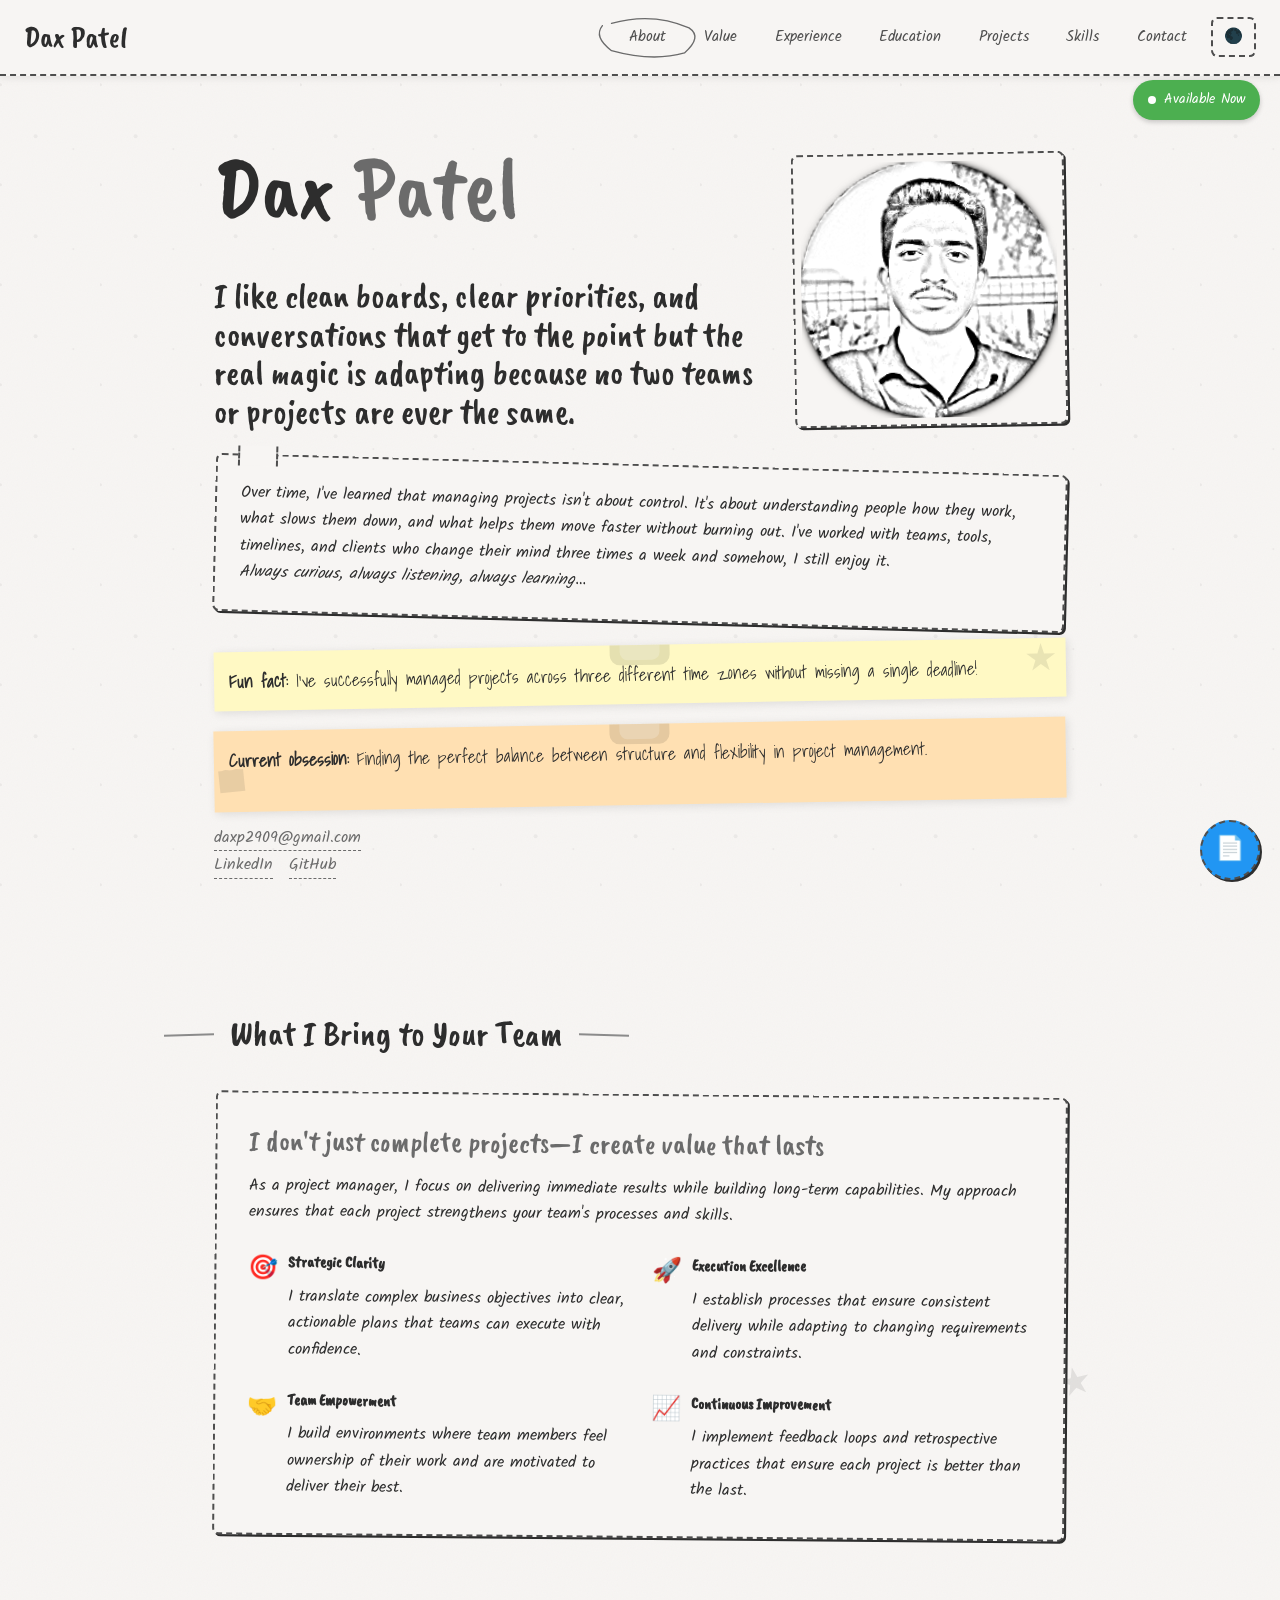
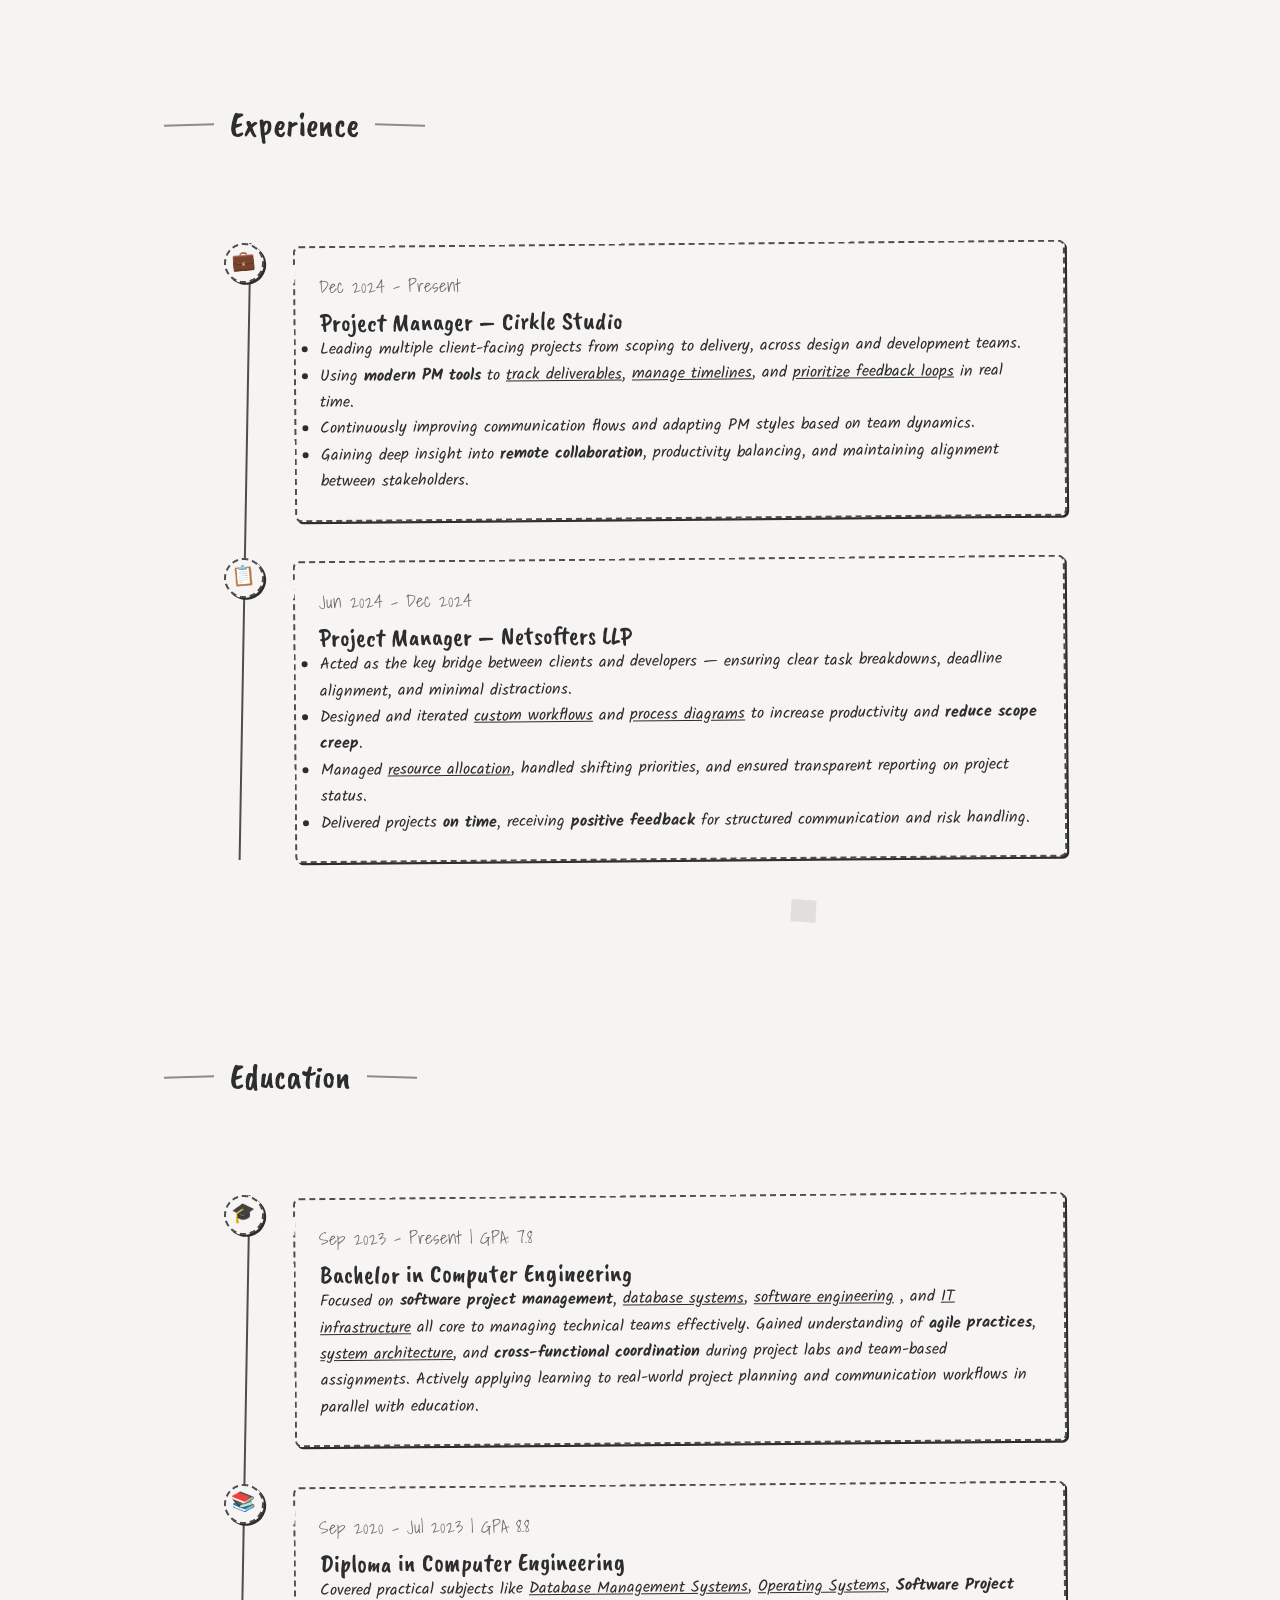
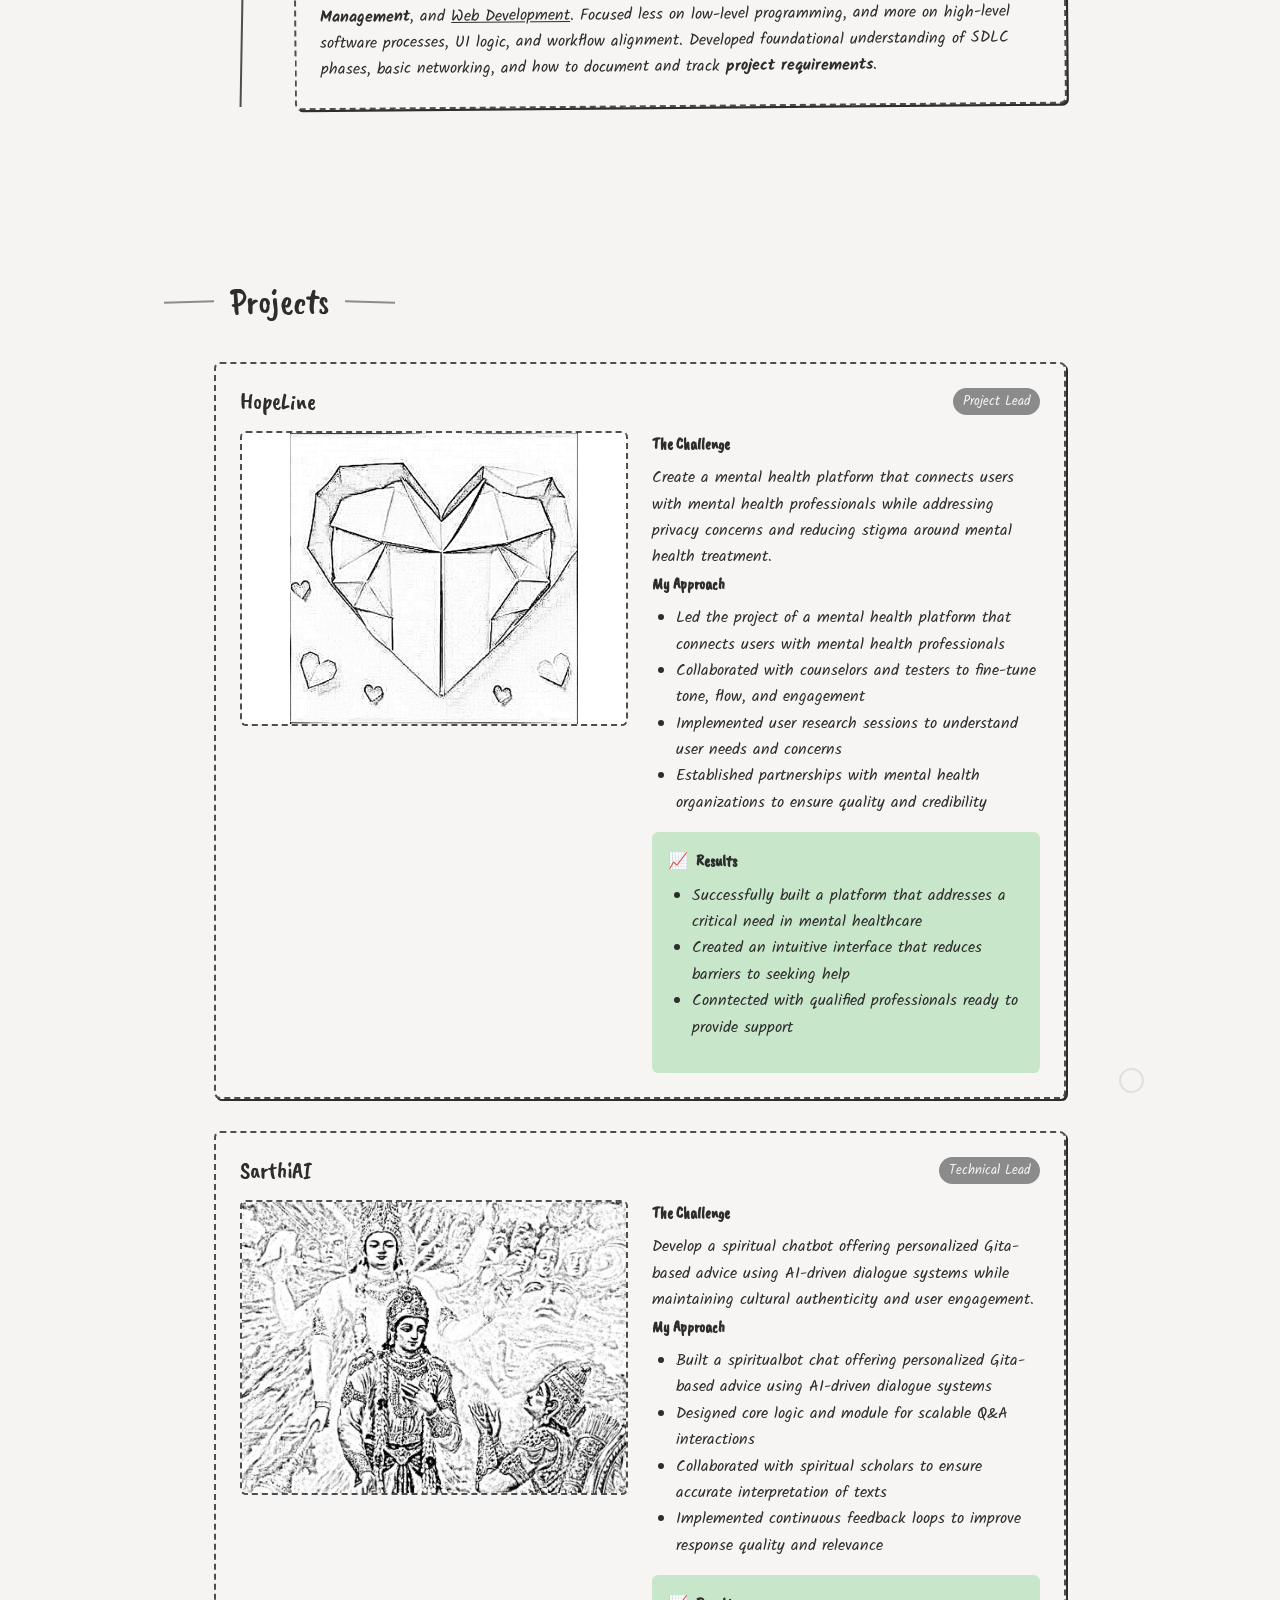
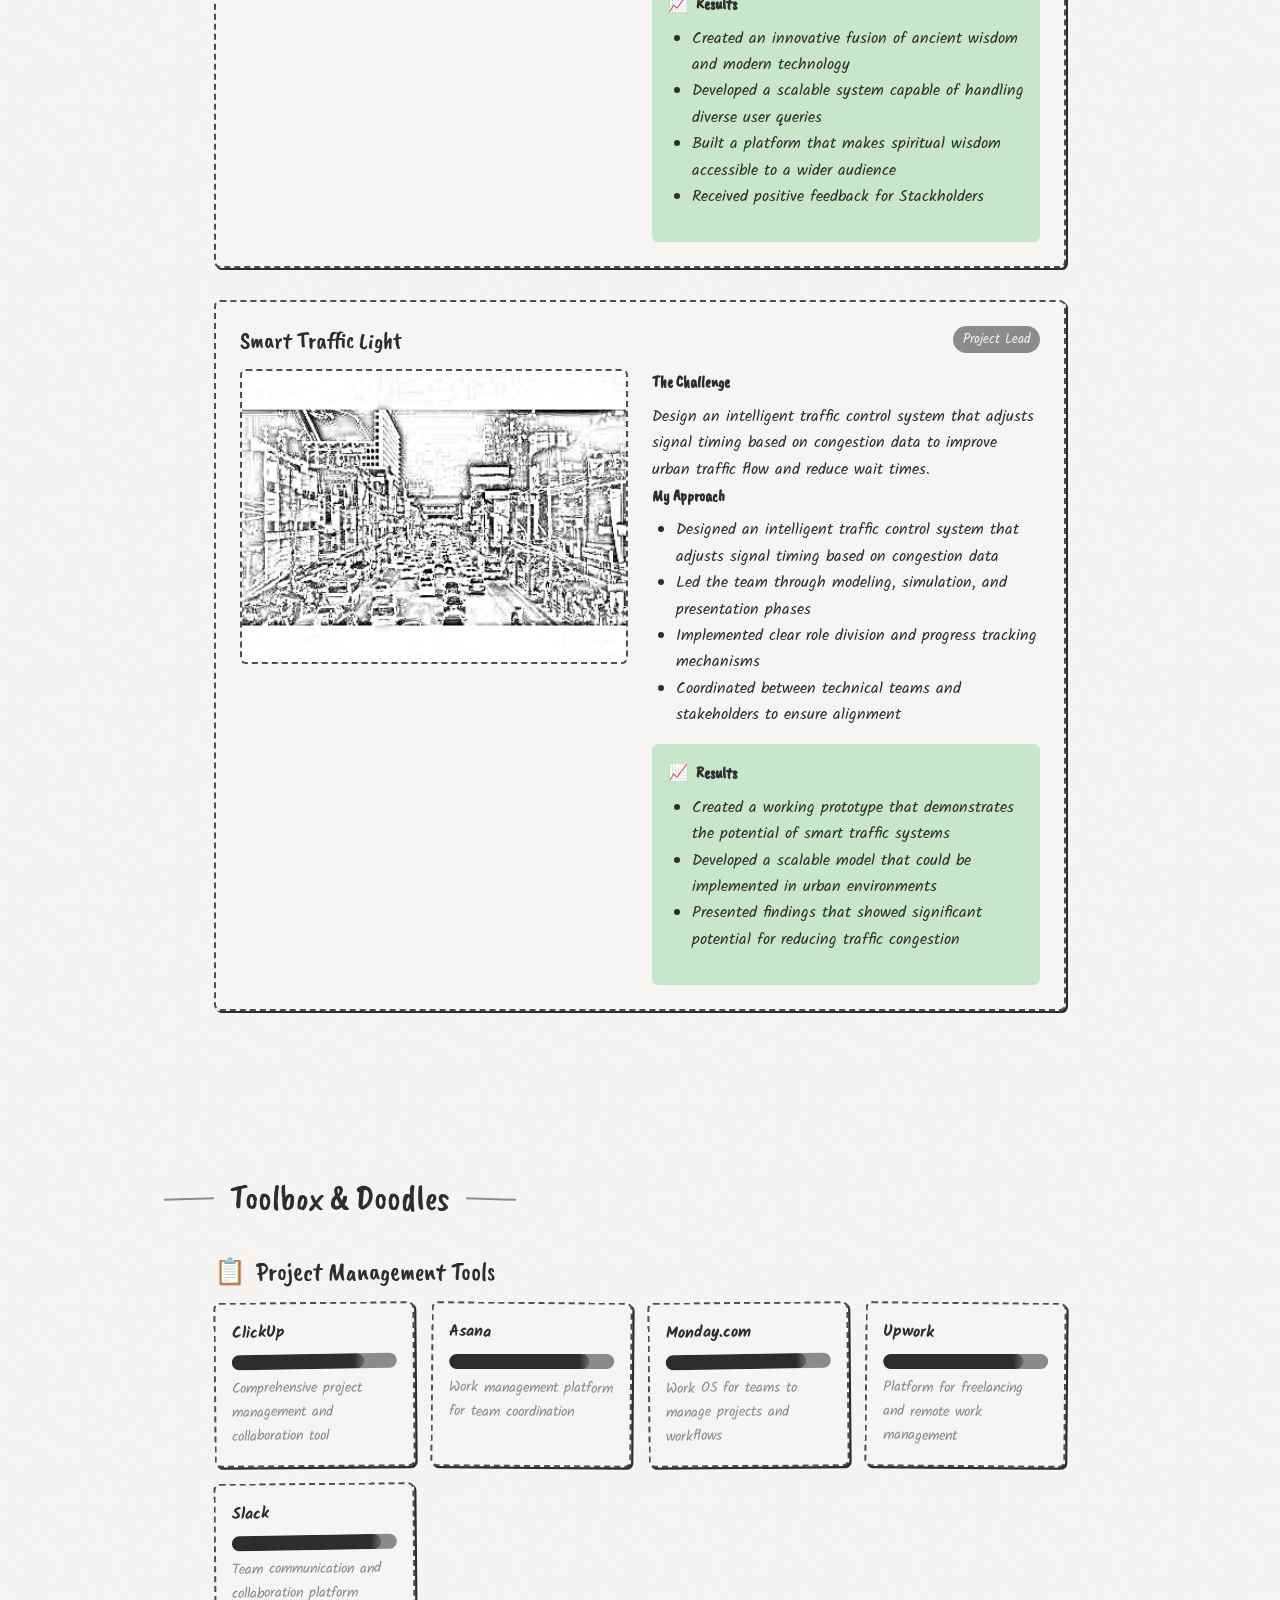
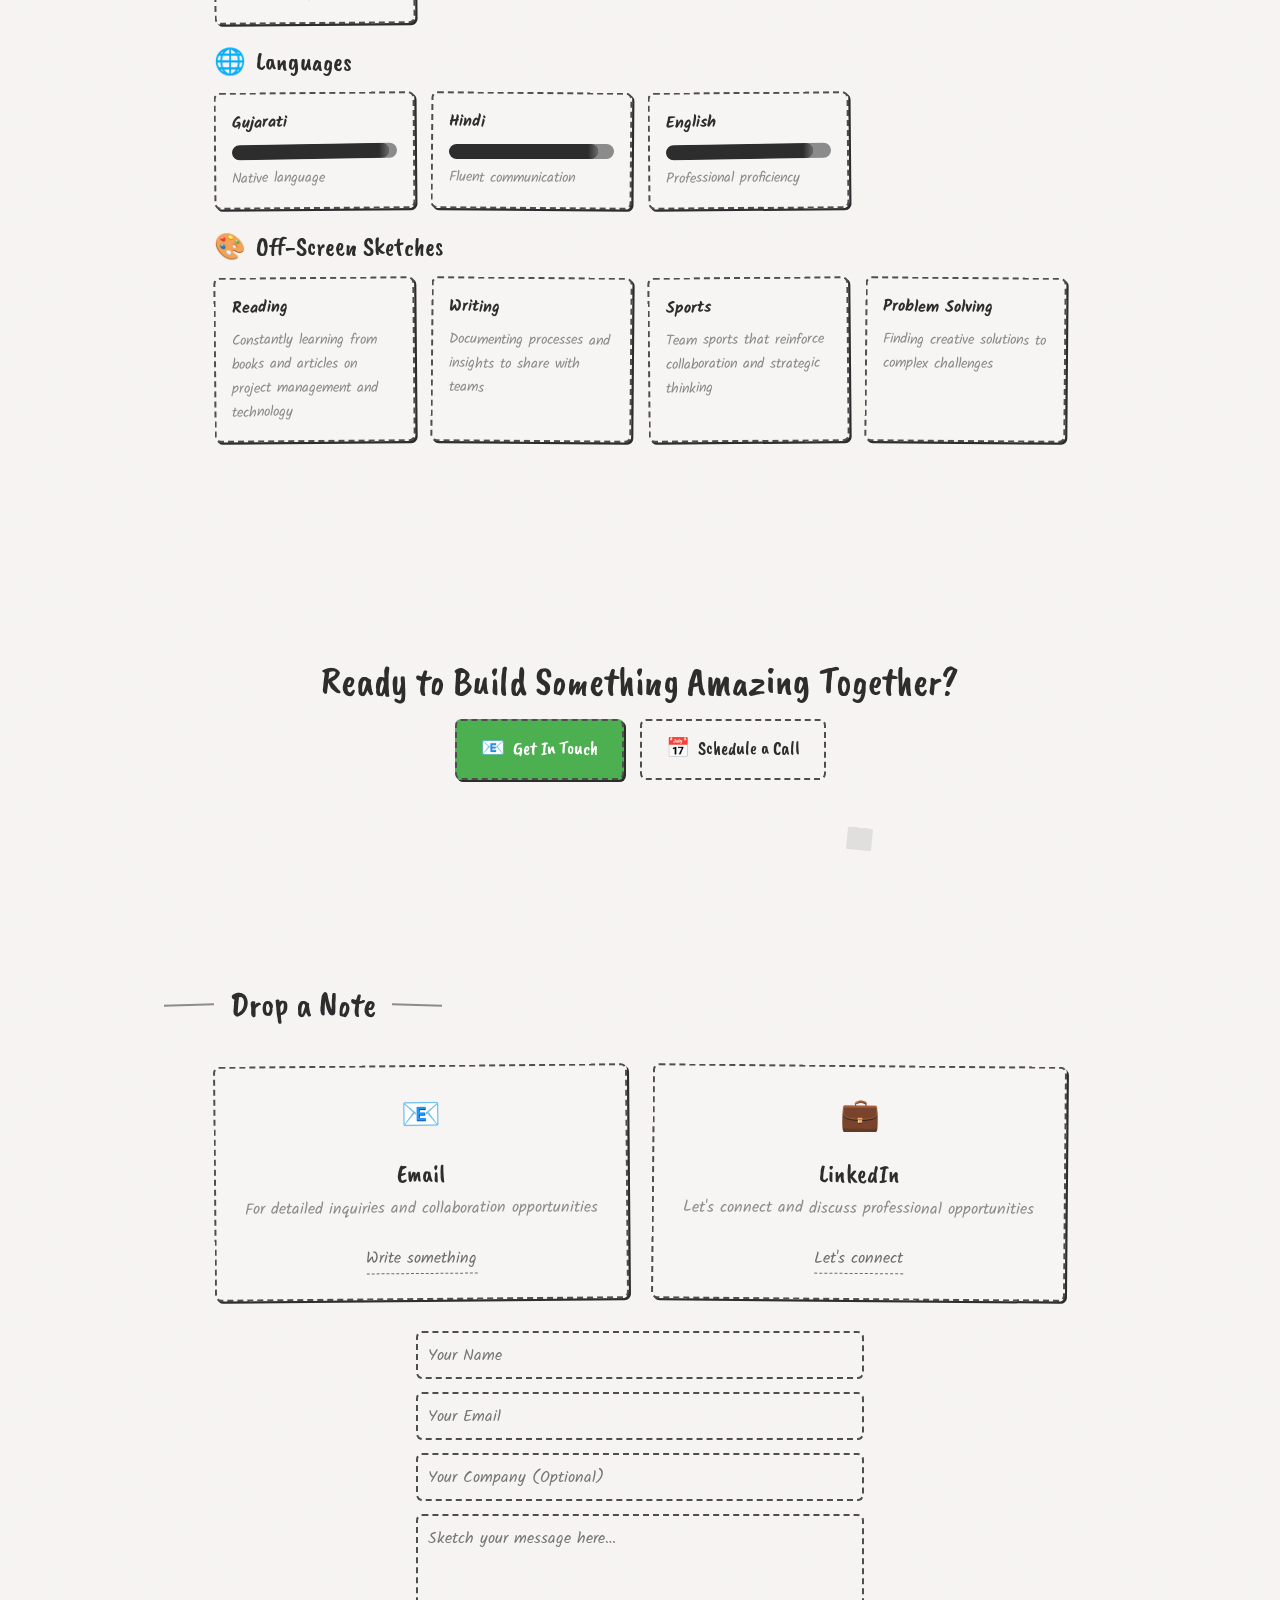
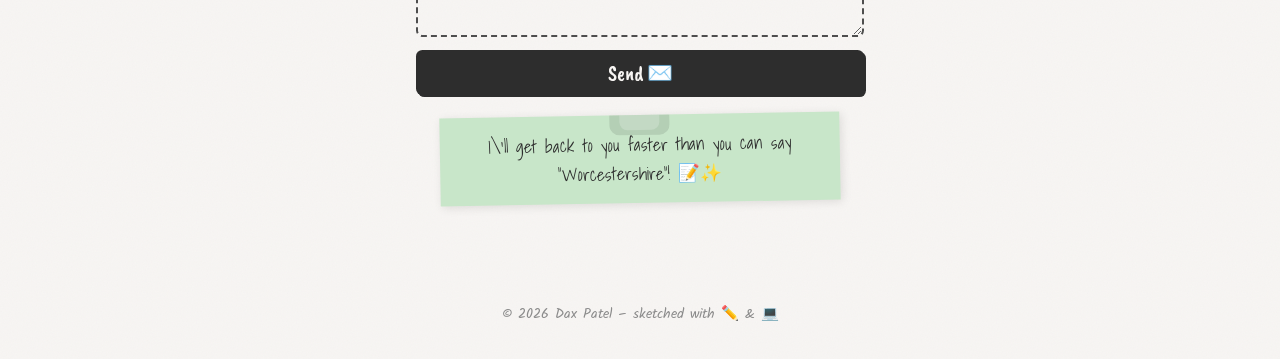
<file: index.html>
<!DOCTYPE html>
<html lang="en">
<head>
  <meta charset="utf-8">
  <meta name="viewport" content="width=device-width,initial-scale=1">
  <title>Dax Patel – Project Manager & Computer Engineering Student</title>
  <!-- SEO / Analytics -->
  <meta name="description" content="Hand-sketched portfolio of Dax Patel – Computer-engineering student & project lead with experience at Cirkle Studio and Netsofters LLP.">
  <meta name="keywords" content="Dax Patel, Project Manager, Computer Engineering, Agile, Team Leadership">
  <link rel="canonical" href="https://daxp2909.github.io">
  <meta name="theme-color" content="#2d2d2d">
  <meta name="google-site-verification" content="Ok4cf3HG8fvt5Q1gZLJSLk750oXZXMozaLGwAcZBJys">
  <!-- Google Tag Manager -->
  <script>(function(w,d,s,l,i){w[l]=w[l]||[];w[l].push({'gtm.start':
    new Date().getTime(),event:'gtm.js'});var f=d.getElementsByTagName(s)[0],
    j=d.createElement(s),dl=l!='dataLayer'?'&l='+l:'';j.async=true;j.src=
    'https://www.googletagmanager.com/gtm.js?id='+i+dl;f.parentNode.insertBefore(j,f);
  })(window,document,'script','dataLayer','GTM-KJNSN2CM');</script>
  <!-- Handwriting & sketch fonts -->
  <link href="https://fonts.googleapis.com/css2?family=Kalam:wght@300;400;700&family=Caveat+Brush&family=Shadows+Into+Light&family=Architects+Daughter&display=swap" rel="stylesheet">
  <link rel="icon" type="image/x-icon" href="assets/img/favicon.ico">
  <style>
  /* ---- CSS Variables – only graphite shades ---- */
  :root{
    --paper:#f7f5f3;
    --pencil:#4e4e4e;
    --pencil-light:#8b8b8b;
    --pencil-dark:#2d2d2d;
    --accent:#6b6b6b;
    --shadow:2px 2px 0 var(--pencil-dark);
    --radius:.4rem;
    --sticky-yellow:#fff9c4;
    --sticky-orange:#ffe0b2;
    --sticky-pink:#f8bbd0;
    --sticky-green:#c8e6c9;
    --sticky-blue:#bbdefb;
    --interview-green:#4caf50;
    --interview-blue:#2196f3;
    --interview-yellow:#ffc107;
    --interview-red:#f44336;
    font-size:16px;
  }
  body.dark{
    --paper:#1e1e1e;
    --pencil:#c7c7c7;
    --pencil-light:#a0a0a0;
    --pencil-dark:#f1f1f1;
    --accent:#b0b0b0;
    --sticky-yellow:#5d5a30;
    --sticky-orange:#5d4a2a;
    --sticky-pink:#5d3d46;
    --sticky-green:#3d5d3e;
    --sticky-blue:#3d4d5d;
  }
  /* ---- Reset & base ---- */
  *,*::before,*::after{box-sizing:border-box;margin:0;padding:0}
  body{
    font-family:'Kalam',cursive;
    background:var(--paper);
    color:var(--pencil-dark);
    line-height:1.65;
    scroll-behavior:smooth;
    /* hand-drawn paper SVG repeat */
    background-image:
      url("data:image/svg+xml,%3Csvg width='100' height='100' xmlns='http://www.w3.org/2000/svg'%3E%3Cfilter id='noise'%3E%3CfeTurbulence type='fractalNoise' baseFrequency='.8' numOctaves='2' /%3E%3C/filter%3E%3Crect width='100%25' height='100%25' filter='url(%23noise)' opacity='.03'/%3E%3C/svg%3E");
    min-height:100vh;
    display:flex;
    flex-direction:column;
    overflow-x:hidden;
    position:relative;
  }
  main {
    flex:1;
    position:relative;
    z-index:1;
  }
  h1,h2,h3{font-family:'Caveat Brush',cursive;line-height:1.1;font-weight:400}
  h1{font-size:clamp(3.2rem,8vw,5.5rem)}
  h2{font-size:2.2rem;margin:2.5rem 0 .5rem}
  h3{font-size:1.6rem}
  a{color:var(--accent);text-decoration:none;border-bottom:1px dashed var(--accent)}
  section.page{max-width:900px;margin:auto;padding:3rem 1.5rem;scroll-margin-top:4.5rem}
  header{
    display:flex;justify-content:space-between;align-items:center;
    padding:.75rem 1.5rem;border-bottom:2px dashed var(--pencil);
    position:sticky;top:0;background:var(--paper);z-index:10;
    box-shadow:0 2px 8px rgba(0,0,0,.08);
  }
  .logo{font-family:'Caveat Brush',cursive;font-size:1.9rem}
  
  /* ---- NEW NAVIGATION STYLES ---- */
  #desktopNav {
    display: flex;
    align-items: center;
  }
  
  #desktopNav .nav-item {
    position: relative;
    cursor: pointer;
    padding: 5px 14px;
    margin-left: .6rem;
    border: none;
    background: none;
    color: var(--pencil);
    font-family: 'Kalam', cursive;
    font-size: .95rem;
    text-decoration: none;
    transition: color 0.2s;
  }
  
  #desktopNav .nav-item:hover {
    color: var(--accent);
  }
  
  #desktopNav .circle-wrapper {
    position: absolute;
    top: 50%;
    left: 50%;
    width: 280%;
    height: 156%;
    pointer-events: none;
    transform: translate(-50%, -50%);
    z-index: -1;
    opacity: 0;
    transition: opacity 0.3s ease;
  }
  
  #desktopNav .nav-item.active .circle-wrapper {
    opacity: 1;
  }
  
  #desktopNav svg {
    width: 100%;
    height: 100%;
    overflow: visible;
  }
  
  #desktopNav path.circle-path {
    stroke: var(--accent);
    stroke-width: 3;
    fill: none;
    stroke-linecap: round;
    stroke-linejoin: round;
    stroke-dasharray: 1000;
    stroke-dashoffset: 1000;
  }
  
  #desktopNav .nav-item.active path.circle-path {
    animation: drawCircle 1.2s ease forwards;
  }
  
  @keyframes drawCircle {
    to {
      stroke-dashoffset: 0;
    }
  }
  
  #desktopNav button {
    margin-left: .6rem;
    padding: .35rem .7rem;
    border: 2px dashed var(--pencil);
    background: none;
    color: var(--pencil);
    border-radius: var(--radius);
    cursor: pointer;
    font-family: 'Kalam', cursive;
    font-size: .95rem;
    transition: transform .15s, box-shadow .15s;
  }
  
  #desktopNav button:hover {
    background: var(--pencil-dark);
    color: var(--paper);
    transform: translate(1px,1px) rotate(-.5deg);
    box-shadow: 1px 1px 0 var(--pencil-dark);
  }
  
  #hamburger{display:none;font-size:2rem;background:none;border:none;cursor:pointer;color:var(--pencil)}
  #sideMenu{position:fixed;inset:0;background:rgba(0,0,0,.45);z-index:20;opacity:0;visibility:hidden;transition:opacity .25s}
  #sideMenu.open{opacity:1;visibility:visible}
  .drawer{position:absolute;top:0;left:-260px;width:260px;height:100%;background:var(--paper);box-shadow:4px 0 12px rgba(0,0,0,.15);transition:left .3s ease;display:flex;flex-direction:column;padding:1rem 0}
  #sideMenu.open .drawer{left:0}
  .drawer a{padding:1rem 1.5rem;font-family:'Kalam',cursive;font-size:1.25rem;border-bottom:1px dashed var(--pencil)}
  .closeBtn{align-self:flex-end;margin:0 .5rem .5rem;font-size:2rem;background:none;border:none;color:var(--pencil)}
  
  .drawer a {
    transition: transform .15s, box-shadow .15s;
  }
  .drawer a:hover {
    transform: translate(1px,1px) rotate(-.5deg);
    box-shadow: 1px 1px 0 var(--pencil-dark);
  }
  
  @media(max-width:768px){#hamburger{display:block}#desktopNav{display:none}}
  @media(min-width:769px){#hamburger{display:none}#desktopNav{display:flex;align-items:center}}
  
  /* ---- Hero sketch grid ---- */
  .hero{display:grid;gap:2rem;align-items:center;margin-top:1rem}
  @media(min-width:700px){.hero{grid-template-columns:2fr 1fr}}
  .profile-sketch{
    width:100%;
    border:2px dashed var(--pencil);
    border-radius:var(--radius);
    padding:.4rem;
    background:var(--paper);
    box-shadow:var(--shadow);
    transform:rotate(-1deg);
    transition: transform 0.3s ease;
    position: relative;
    overflow: hidden;
    max-width: 100%;
    height: auto;
    aspect-ratio: 1/1;
    object-fit: cover;
  }
  .profile-sketch::after {
    content: '';
    position: absolute;
    top: -10px;
    right: 20px;
    width: 60px;
    height: 30px;
    background: var(--paper);
    border: 2px dashed var(--pencil);
    transform: rotate(5deg);
    z-index: -1;
  }
  .profile-sketch:hover {
    transform: rotate(0deg) scale(1.02);
  }
  
  /* ---- Hand-written note card ---- */
  .note{
    background:var(--paper);
    border:2px dashed var(--pencil);
    padding:1.5rem;
    transform:rotate(1.5deg);
    box-shadow:var(--shadow);
    border-radius:var(--radius);
    margin: 1.5rem 0;
    position: relative;
    transition: transform 0.3s;
  }
  .note:hover {
    transform: rotate(0deg) scale(1.02);
  }
  .note::before {
    content: "";
    position: absolute;
    top: -10px;
    left: 20px;
    width: 40px;
    height: 20px;
    background: var(--paper);
    border-left: 2px dashed var(--pencil);
    border-right: 2px dashed var(--pencil);
  }
  
  /* ---- Creative Timeline ---- */
  .sketch-timeline {
    position: relative;
    margin: 2rem 0;
  }
  .sketch-timeline::before {
    content: '';
    position: absolute;
    left: 30px;
    top: 0;
    height: 100%;
    width: 2px;
    background: var(--pencil);
    transform: rotate(1deg);
  }
  .timeline-item {
    position: relative;
    padding-left: 80px;
    margin-bottom: 2.5rem;
    opacity: 0;
    transform: translateY(20px);
    transition: opacity 0.5s, transform 0.5s;
  }
  .timeline-item.visible {
    opacity: 1;
    transform: translateY(0);
  }
  .timeline-icon {
    position: absolute;
    left: 10px;
    top: 0;
    width: 40px;
    height: 40px;
    background: var(--paper);
    border: 2px dashed var(--pencil);
    border-radius: 50%;
    display: flex;
    align-items: center;
    justify-content: center;
    font-size: 1.2rem;
    transform: rotate(-5deg);
    box-shadow: var(--shadow);
    transition: transform 0.3s;
  }
  .timeline-item:hover .timeline-icon {
    transform: rotate(0deg) scale(1.1);
  }
  .timeline-content {
    background: var(--paper);
    border: 2px dashed var(--pencil);
    border-radius: var(--radius);
    padding: 1.5rem;
    position: relative;
    box-shadow: var(--shadow);
    transform: rotate(-0.5deg);
    transition: transform 0.3s;
  }
  .timeline-content::before {
    content: '';
    position: absolute;
    left: -15px;
    top: 15px;
    width: 0;
    height: 0;
    border-top: 10px solid transparent;
    border-bottom: 10px solid transparent;
    border-right: 15px solid var(--paper);
    transform: rotate(5deg);
  }
  .timeline-item:hover .timeline-content {
    transform: rotate(0deg);
  }
  .timeline-date {
    font-family: 'Shadows Into Light', cursive;
    font-size: 1.1rem;
    color: var(--accent);
    margin-bottom: 0.5rem;
  }
  
  /* ---- Cards & Projects ---- */
  .projects,.skills{display:grid;gap:1.2rem;grid-template-columns:repeat(auto-fill,minmax(260px,1fr))}
  .card{
    border:2px dashed var(--pencil);
    border-radius:var(--radius);
    padding:1.3rem;
    background:var(--paper);
    position:relative;
    box-shadow:var(--shadow);
    transform:rotate(.5deg);
    transition:.2s;
    height:100%;
    display:flex;
    flex-direction:column;
    overflow: hidden;
    transform-style: preserve-3d;
    perspective: 1000px;
  }
  .card::before {
    content: '';
    position: absolute;
    top: -20px;
    right: -20px;
    width: 60px;
    height: 60px;
    background: var(--pencil-light);
    opacity: 0.1;
    border-radius: 50%;
    transform: rotate(15deg);
  }
  .card:nth-child(even){transform:rotate(-.5deg)}
  .card:hover{transform:scale(1.03) rotate(0);box-shadow:3px 3px 0 var(--pencil-dark)}
  .card h3{position:relative}
  .card h3::after{
    content:'';
    position:absolute;left:0;bottom:-3px;
    width:100%;height:2px;background:var(--pencil-dark);
    border-radius:50px;
  }
  .card p {
    flex: 1;
  }
  .card .tag {
    display: inline-block;
    background: var(--pencil-light);
    color: var(--paper);
    padding: 2px 8px;
    border-radius: 12px;
    font-size: 0.8rem;
    margin-top: 8px;
    margin-right: 5px;
  }
  
  /* ---- Sticky Notes ---- */
  .sticky-note {
    padding: 15px;
    position: relative;
    box-shadow: 2px 2px 10px rgba(0,0,0,0.1);
    margin: 20px 0;
    transform: rotate(-1deg);
    transition: transform 0.3s;
    font-family: 'Shadows Into Light', cursive;
    font-size: 1.1rem;
    cursor: move;
  }
  .sticky-note.yellow {
    background: var(--sticky-yellow);
  }
  .sticky-note.orange {
    background: var(--sticky-orange);
  }
  .sticky-note.pink {
    background: var(--sticky-pink);
  }
  .sticky-note.green {
    background: var(--sticky-green);
  }
  .sticky-note.blue {
    background: var(--sticky-blue);
  }
  .sticky-note:hover {
    transform: rotate(0deg) scale(1.02);
    z-index: 10;
  }
  .sticky-note::before {
    content: '';
    position: absolute;
    top: 0;
    left: 50%;
    transform: translateX(-50%);
    width: 60px;
    height: 20px;
    background: rgba(0,0,0,0.1);
    border-radius: 0 0 10px 10px;
  }
  .sticky-note::after {
    content: '';
    position: absolute;
    top: 0;
    left: 50%;
    transform: translateX(-50%);
    width: 40px;
    height: 15px;
    background: rgba(255,255,255,0.2);
    border-radius: 0 0 8px 8px;
  }
  
  /* ---- Form ---- */
  form{max-width:28rem;margin:auto;display:grid;gap:.8rem}
  input,textarea{
    width:100%;padding:.6rem;font-family:'Kalam',cursive;font-size:1rem;
    border:2px dashed var(--pencil);background:transparent;
    border-radius:var(--radius);resize:vertical;color:var(--pencil-dark)
  }
  button[type=submit]{
    font-family:'Caveat Brush',cursive;font-size:1.3rem;
    background:var(--pencil-dark);color:var(--paper);
    border:none;padding:.6rem 1.2rem;cursor:pointer;
    border-radius:var(--radius);box-shadow:var(--shadow)
  }
  footer{text-align:center;padding:2rem 0;font-size:.9rem;color:var(--pencil-light)}
  
  /* ---- Animations & Interactions ---- */
  .drawer a{
    transition:transform .15s, box-shadow .15s;
  }
  .drawer a:hover{
    transform:translate(1px,1px) rotate(-.5deg);
    box-shadow:1px 1px 0 var(--pencil-dark);
  }
  #hamburger,
  .closeBtn{
    transition:transform .15s;
  }
  #hamburger:hover,
  .closeBtn:hover{
    transform:scale(1.1) rotate(-8deg);
  }
  .card{
    transition:transform .25s, box-shadow .25s;
  }
  .card:hover{
    transform:translateY(-4px) rotate(.8deg);
    box-shadow:3px 3px 0 var(--pencil-dark);
  }
  button[type=submit]{
    transition:transform .1s, box-shadow .1s;
  }
  button[type=submit]:active{
    transform:translate(2px,2px);
    box-shadow:none;
  }
  .social-icon{
    display:inline-block;
    transition:transform .2s;
  }
  .social-icon:hover{
    transform:scale(1.25) rotate(-4deg);
  }
  body{
    transition:background-color .4s;
  }
  body.dark{
    background-image:
      url("data:image/svg+xml,%3Csvg width='100' height='100' xmlns='http://www.w3.org/2000/svg'%3E%3Cfilter id='noise'%3E%3CfeTurbulence type='fractalNoise' baseFrequency='.9' numOctaves='3' /%3E%3C/filter%3E%3Crect width='100%25' height='100%25' filter='url(%23noise)' opacity='.05'/%3E%3C/svg%3E");
  }
  
  /* ---- Back to top button ---- */
  #backToTop {
    position: fixed;
    bottom: 20px;
    left: 20px;
    width: 50px;
    height: 50px;
    border-radius: 50%;
    background: var(--pencil-dark);
    color: var(--paper);
    border: 2px dashed var(--pencil);
    display: flex;
    align-items: center;
    justify-content: center;
    cursor: pointer;
    opacity: 0;
    visibility: hidden;
    transition: opacity 0.3s, visibility 0.3s, transform 0.3s;
    z-index: 15;
    box-shadow: var(--shadow);
    font-size: 1.5rem;
  }
  #backToTop.visible {
    opacity: 1;
    visibility: visible;
  }
  #backToTop:hover {
    transform: translateY(-5px) rotate(15deg);
  }
  
  /* ---- Form feedback ---- */
  .form-feedback {
    text-align: center;
    padding: 10px;
    margin-top: 10px;
    border-radius: var(--radius);
    display: none;
  }
  .form-feedback.success {
    background: rgba(76, 175, 80, 0.2);
    color: #2e7d32;
    border: 1px dashed #2e7d32;
    display: block;
  }
  .form-feedback.error {
    background: rgba(244, 67, 54, 0.2);
    color: #c62828;
    border: 1px dashed #c62828;
    display: block;
  }
  
  /* ---- Skill bars ---- */
  .skill-bar {
    height: 15px;
    background: var(--pencil-light);
    border-radius: 10px;
    margin: 8px 0;
    position: relative;
    overflow: hidden;
    transform: rotate(-0.5deg);
  }
  .skill-level {
    height: 100%;
    background: var(--pencil-dark);
    border-radius: 10px;
    width: 0;
    transition: width 1.5s ease-in-out;
    position: relative;
  }
  .skill-level::after {
    content: '';
    position: absolute;
    right: 0;
    top: 0;
    height: 100%;
    width: 10px;
    background: linear-gradient(to right, transparent, var(--accent));
    border-radius: 0 10px 10px 0;
  }
  
  /* ---- Doodle decorations ---- */
  .doodle {
    position: absolute;
    opacity: 0.1;
    z-index: -1;
    transition: transform 0.3s, opacity 0.3s;
  }
  .doodle-star {
    width: 30px;
    height: 30px;
    background: var(--pencil-dark);
    clip-path: polygon(50% 0%, 61% 35%, 98% 35%, 68% 57%, 79% 91%, 50% 70%, 21% 91%, 32% 57%, 2% 35%, 39% 35%);
  }
  .doodle-circle {
    width: 25px;
    height: 25px;
    border: 2px solid var(--pencil-dark);
    border-radius: 50%;
  }
  .doodle-heart {
    width: 25px;
    height: 22px;
    background: var(--pencil-dark);
    position: relative;
    transform: rotate(-5deg);
  }
  .doodle-heart::before, .doodle-heart::after {
    content: '';
    width: 13px;
    height: 20px;
    position: absolute;
    left: 12px;
    top: 0;
    background: var(--pencil-dark);
    border-radius: 13px 13px 0 0;
    transform: rotate(-45deg);
    transform-origin: 0 100%;
  }
  .doodle-heart::after {
    left: 0;
    transform: rotate(45deg);
    transform-origin: 100% 100%;
  }
  
  /* ---- Creative section headers ---- */
  .section-header {
    position: relative;
    margin-bottom: 2rem;
  }
  .section-header h2 {
    position: relative;
    display: inline-block;
    padding: 0 1rem;
  }
  .section-header h2::before, .section-header h2::after {
    content: '';
    position: absolute;
    top: 50%;
    width: 50px;
    height: 2px;
    background: var(--pencil-light);
  }
  .section-header h2::before {
    right: 100%;
    transform: translateY(-50%) rotate(-2deg);
  }
  .section-header h2::after {
    left: 100%;
    transform: translateY(-50%) rotate(2deg);
  }
  
  /* ---- Interactive Particles ---- */
  .particle {
    position: fixed;
    pointer-events: none;
    opacity: 0;
    z-index: 1;
    border-radius: 50%;
    background: var(--pencil-dark);
  }
  
  /* ---- Sound Wave Visualization ---- */
  .sound-wave {
    position: fixed;
    width: 30px;
    height: 30px;
    border-radius: 50%;
    border: 2px solid var(--accent);
    pointer-events: none;
    z-index: 100;
    opacity: 0;
    transform: scale(0);
  }
  
  /* ---- Handwritten Text Animation ---- */
  .handwritten {
    position: relative;
    display: inline-block;
  }
  .handwritten::after {
    content: '';
    position: absolute;
    bottom: 0;
    left: 0;
    width: 0;
    height: 2px;
    background: var(--pencil-dark);
    transition: width 1s ease-in-out;
  }
  .handwriting .handwritten::after {
    width: 100%;
  }
  
  /* ---- Interactive Background ---- */
  .interactive-bg {
    position: fixed;
    top: 0;
    left: 0;
    width: 100%;
    height: 100%;
    z-index: -1;
    opacity: 0.05;
    pointer-events: none;
  }
  
  /* ---- INTERVIEW MAGNET FEATURES ---- */
  
  /* ---- Dynamic Availability Badge ---- */
  .availability-badge {
    position: fixed;
    top: 80px;
    right: 20px;
    padding: 8px 15px;
    border-radius: 20px;
    font-family: 'Kalam', cursive;
    font-size: 0.9rem;
    box-shadow: 0 2px 5px rgba(0,0,0,0.2);
    z-index: 15;
    display: flex;
    align-items: center;
    transition: all 0.3s ease;
  }
  
  .availability-badge.available {
    background: var(--interview-green);
    color: white;
    animation: pulse 2s infinite;
  }
  
  .availability-badge.busy {
    background: var(--interview-yellow);
    color: var(--pencil-dark);
  }
  
  .availability-badge.unavailable {
    background: var(--interview-red);
    color: white;
  }
  
  .availability-badge.weekend {
    background: var(--interview-blue);
    color: white;
  }
  
  @keyframes pulse {
    0% { box-shadow: 0 0 0 0 rgba(76, 175, 80, 0.7); }
    70% { box-shadow: 0 0 0 10px rgba(76, 175, 80, 0); }
    100% { box-shadow: 0 0 0 0 rgba(76, 175, 80, 0); }
  }
  
  .availability-dot {
    width: 8px;
    height: 8px;
    background: white;
    border-radius: 50%;
    margin-right: 8px;
    animation: blink 1.5s infinite;
  }
  
  .availability-badge.busy .availability-dot,
  .availability-badge.unavailable .availability-dot,
  .availability-badge.weekend .availability-dot {
    animation: none;
  }
  
  @keyframes blink {
    0%, 100% { opacity: 1; }
    50% { opacity: 0.5; }
  }
  
  /* ---- Download Resume ---- */
  .download-resume {
    position: fixed;
    bottom: 20px;
    right: 20px;
    width: 60px;
    height: 60px;
    border-radius: 50%;
    background: var(--interview-blue);
    color: white;
    border: 2px dashed var(--pencil);
    display: flex;
    align-items: center;
    justify-content: center;
    cursor: pointer;
    z-index: 15;
    box-shadow: var(--shadow);
    font-size: 1.5rem;
    transition: transform 0.3s;
  }
  .download-resume:hover {
    transform: scale(1.1) rotate(15deg);
  }
  
  /* ---- Value Proposition Section ---- */
  .value-prop {
    background: var(--paper);
    border: 2px dashed var(--pencil);
    border-radius: var(--radius);
    padding: 2rem;
    margin: 2rem 0;
    position: relative;
    box-shadow: var(--shadow);
    transform: rotate(0.5deg);
  }
  .value-prop h3 {
    font-size: 1.8rem;
    margin-bottom: 1rem;
    color: var(--accent);
  }
  .value-points {
    display: grid;
    grid-template-columns: repeat(auto-fit, minmax(200px, 1fr));
    gap: 1.5rem;
    margin-top: 1.5rem;
  }
  .value-point {
    display: flex;
    align-items: flex-start;
  }
  .value-point-icon {
    font-size: 1.5rem;
    margin-right: 10px;
    flex-shrink: 0;
  }
  .value-point-content h4 {
    margin-bottom: 0.5rem;
    font-family: 'Caveat Brush', cursive;
  }
  
  /* ---- Project Case Studies ---- */
  .case-study {
    margin-bottom: 2rem;
    border: 2px dashed var(--pencil);
    border-radius: var(--radius);
    padding: 1.5rem;
    background: var(--paper);
    box-shadow: var(--shadow);
    position: relative;
    overflow: hidden;
  }
  .case-study-header {
    display: flex;
    justify-content: space-between;
    align-items: center;
    margin-bottom: 1rem;
  }
  .case-study-title {
    font-size: 1.5rem;
  }
  .case-study-tags {
    display: flex;
    flex-wrap: wrap;
    gap: 5px;
  }
  .case-study-tag {
    background: var(--pencil-light);
    color: var(--paper);
    padding: 3px 10px;
    border-radius: 15px;
    font-size: 0.8rem;
  }
  .case-study-content {
    display: grid;
    grid-template-columns: 1fr 1fr;
    gap: 1.5rem;
  }
  @media (max-width: 768px) {
    .case-study-content {
      grid-template-columns: 1fr;
    }
  }
  .case-study-image {
    border: 2px dashed var(--pencil);
    border-radius: var(--radius);
    overflow: hidden;
    height: 0;
    padding-bottom: 75%; /* 3:4 aspect ratio */
    position: relative;
  }
  .case-study-image img {
    position: absolute;
    top: 0;
    left: 0;
    width: 100%;
    height: 100%;
    object-fit: cover;
  }
  .case-study-details h4 {
    margin-bottom: 0.5rem;
    font-family: 'Caveat Brush', cursive;
  }
  .case-study-details ul {
    margin-left: 1.5rem;
    margin-bottom: 1rem;
  }
  .case-study-results {
    background: var(--sticky-green);
    padding: 1rem;
    border-radius: var(--radius);
    margin-top: 1rem;
  }
  .case-study-results h4 {
    margin-bottom: 0.5rem;
    display: flex;
    align-items: center;
  }
  .case-study-results h4::before {
    content: '📈';
    margin-right: 8px;
  }
  
  /* ---- Skills Assessment ---- */
  .skills-assessment {
    margin: 2rem 0;
  }
  .skill-category {
    margin-bottom: 1.5rem;
  }
  .skill-category h3 {
    margin-bottom: 1rem;
    display: flex;
    align-items: center;
  }
  .skill-category-icon {
    margin-right: 10px;
  }
  .skills-grid {
    display: grid;
    grid-template-columns: repeat(auto-fill, minmax(200px, 1fr));
    gap: 1rem;
  }
  .skill-item {
    background: var(--paper);
    border: 2px dashed var(--pencil);
    border-radius: var(--radius);
    padding: 1rem;
    box-shadow: var(--shadow);
    transform: rotate(-0.5deg);
    transition: transform 0.3s;
  }
  .skill-item:nth-child(even) {
    transform: rotate(0.5deg);
  }
  .skill-item:hover {
    transform: rotate(0deg);
  }
  .skill-name {
    font-weight: bold;
    margin-bottom: 0.5rem;
  }
  .skill-description {
    font-size: 0.9rem;
    color: var(--pencil-light);
  }
  
  /* ---- Call to Action ---- */
  .cta-container {
    text-align: center;
    margin: 3rem 0;
  }
  .cta-heading {
    font-size: 2.5rem;
    margin-bottom: 1rem;
  }
  .cta-subheading {
    font-size: 1.2rem;
    margin-bottom: 2rem;
    color: var(--pencil-light);
  }
  .cta-buttons {
    display: flex;
    justify-content: center;
    gap: 1rem;
    flex-wrap: wrap;
  }
  .cta-button {
    padding: 0.8rem 1.5rem;
    border-radius: var(--radius);
    font-family: 'Caveat Brush', cursive;
    font-size: 1.2rem;
    cursor: pointer;
    transition: transform 0.2s, box-shadow 0.2s;
    display: inline-flex;
    align-items: center;
    justify-content: center;
    text-decoration: none;
    border: 2px dashed var(--pencil);
  }
  .cta-button-primary {
    background: var(--interview-green);
    color: white;
    box-shadow: var(--shadow);
  }
  .cta-button-primary:hover {
    transform: translateY(-3px);
    box-shadow: 3px 3px 0 var(--pencil-dark);
  }
  .cta-button-secondary {
    background: transparent;
    color: var(--pencil-dark);
  }
  .cta-button-secondary:hover {
    background: var(--pencil-light);
    color: var(--paper);
  }
  .cta-button-icon {
    margin-right: 8px;
  }
  
  /* ---- Contact Options ---- */
  .contact-options {
    display: grid;
    grid-template-columns: repeat(auto-fit, minmax(250px, 1fr));
    gap: 1.5rem;
    margin: 2rem 0;
  }
  .contact-option {
    background: var(--paper);
    border: 2px dashed var(--pencil);
    border-radius: var(--radius);
    padding: 1.5rem;
    text-align: center;
    box-shadow: var(--shadow);
    transform: rotate(-0.5deg);
    transition: transform 0.3s;
  }
  .contact-option:nth-child(even) {
    transform: rotate(0.5deg);
  }
  .contact-option:hover {
    transform: rotate(0deg);
  }
  .contact-option-icon {
    font-size: 2rem;
    margin-bottom: 1rem;
  }
  .contact-option h3 {
    margin-bottom: 0.5rem;
  }
  .contact-option p {
    margin-bottom: 1rem;
    color: var(--pencil-light);
  }
  .contact-option a {
    display: inline-block;
    margin-top: 0.5rem;
    color: var(--accent);
  }
  
  /* ---- Responsive Design ---- */
  
  /* Base adjustments for all screens */
  @media (max-width: 480px) {
    :root {
      font-size: 14px;
    }
  }
  @media (min-width: 481px) and (max-width: 768px) {
    :root {
      font-size: 15px;
    }
  }
  @media (min-width: 1441px) {
    :root {
      font-size: 18px;
    }
  }
  /* Profile image responsiveness */
  .profile-sketch {
    max-width: 100%;
    height: auto;
    aspect-ratio: 1/1;
    object-fit: cover;
  }
  /* Project image responsiveness */
  .case-study-image {
    width: 100%;
    height: 0;
    padding-bottom: 75%; /* 3:4 aspect ratio */
    position: relative;
  }
  .case-study-image img {
    position: absolute;
    top: 0;
    left: 0;
    width: 100%;
    height: 100%;
    object-fit: cover;
  }
  /* Hero section adjustments */
  @media (max-width: 700px) {
    .hero {
      grid-template-columns: 1fr;
    }
    
    .hero h1 {
      font-size: clamp(2.5rem, 10vw, 3.5rem);
    }
    
    .hero h2 {
      font-size: 1.5rem;
    }
  }
  /* Timeline adjustments */
  @media (max-width: 768px) {
    .sketch-timeline::before {
      left: 20px;
    }
    
    .timeline-item {
      padding-left: 50px;
    }
    
    .timeline-icon {
      left: 5px;
      width: 30px;
      height: 30px;
      font-size: 0.9rem;
    }
  }
  /* Grid adjustments */
  @media (max-width: 480px) {
    .projects, .skills {
      grid-template-columns: 1fr;
    }
    
    .value-points {
      grid-template-columns: 1fr;
    }
    
    .case-study-content {
      grid-template-columns: 1fr;
    }
    
    .contact-options {
      grid-template-columns: 1fr;
    }
  }
  @media (min-width: 481px) and (max-width: 768px) {
    .projects, .skills {
      grid-template-columns: repeat(2, 1fr);
    }
    
    .value-points {
      grid-template-columns: repeat(2, 1fr);
    }
  }
  @media (min-width: 769px) and (max-width: 1024px) {
    .projects, .skills {
      grid-template-columns: repeat(2, 1fr);
    }
    
    .value-points {
      grid-template-columns: repeat(2, 1fr);
    }
  }
  @media (min-width: 1025px) and (max-width: 1440px) {
    .projects, .skills {
      grid-template-columns: repeat(3, 1fr);
    }
    
    .value-points {
      grid-template-columns: repeat(2, 1fr);
    }
  }
  @media (min-width: 1441px) {
    .projects, .skills {
      grid-template-columns: repeat(4, 1fr);
    }
    
    .value-points {
      grid-template-columns: repeat(4, 1fr);
    }
  }
  /* Section padding adjustments */
  @media (max-width: 768px) {
    section.page {
      padding: 2rem 1rem;
    }
  }
  @media (min-width: 769px) and (max-width: 1024px) {
    section.page {
      padding: 2.5rem 1.5rem;
    }
  }
  /* Header adjustments */
  @media (max-width: 480px) {
    header {
      padding: 0.5rem 1rem;
    }
    
    .logo {
      font-size: 1.5rem;
    }
    
    #hamburger {
      font-size: 1.5rem;
    }
  }
  /* Availability badge adjustments */
  @media (max-width: 768px) {
    .availability-badge {
      top: 70px;
      right: 10px;
      font-size: 0.8rem;
      padding: 6px 12px;
    }
  }
  /* Download resume button adjustments */
  @media (max-width: 480px) {
    .download-resume {
      width: 45px;
      height: 45px;
      font-size: 1.2rem;
      bottom: 15px;
      right: 15px;
    }
  }
  /* Form adjustments */
  @media (max-width: 480px) {
    form {
      max-width: 100%;
      padding: 0 1rem;
    }
  }
  /* Sticky notes adjustments */
  @media (max-width: 480px) {
    .sticky-note {
      font-size: 1rem;
      padding: 12px;
      margin: 15px 0;
    }
  }
  /* Timeline content adjustments */
  @media (max-width: 768px) {
    .timeline-content {
      padding: 1rem;
    }
    
    .timeline-content h3 {
      font-size: 1.3rem;
    }
    
    .timeline-content ul {
      padding-left: 1.2rem;
    }
  }
  /* Card adjustments */
  @media (max-width: 480px) {
    .card {
      padding: 1rem;
    }
    
    .card h3 {
      font-size: 1.3rem;
    }
  }
  /* Section header adjustments */
  @media (max-width: 768px) {
    .section-header h2::before, 
    .section-header h2::after {
      width: 20px;
    }
  }
  /* CTA section adjustments */
  @media (max-width: 480px) {
    .cta-heading {
      font-size: 1.8rem;
    }
    
    .cta-subheading {
      font-size: 1rem;
    }
    
    .cta-buttons {
      flex-direction: column;
      align-items: center;
    }
    
    .cta-button {
      width: 100%;
      max-width: 280px;
    }
  }
  /* Skill bars adjustments */
  @media (max-width: 480px) {
    .skill-bar {
      height: 12px;
    }
  }
  /* Value proposition adjustments */
  @media (max-width: 768px) {
    .value-prop {
      padding: 1.5rem;
    }
    
    .value-prop h3 {
      font-size: 1.5rem;
    }
  }
  /* Case study adjustments */
  @media (max-width: 768px) {
    .case-study {
      padding: 1rem;
    }
    
    .case-study-title {
      font-size: 1.3rem;
    }
  }
  /* Contact options adjustments */
  @media (max-width: 480px) {
    .contact-option {
      padding: 1rem;
    }
    
    .contact-option-icon {
      font-size: 1.5rem;
    }
  }
  /* Footer adjustments */
  @media (max-width: 480px) {
    footer {
      font-size: 0.8rem;
      padding: 1.5rem 0;
    }
  }
  /* Interactive background adjustments */
  @media (max-width: 768px) {
    .interactive-bg {
      opacity: 0.03;
    }
  }
  /* Back to top button adjustments */
  @media (max-width: 480px) {
    #backToTop {
      width: 45px;
      height: 45px;
      font-size: 1.2rem;
      bottom: 15px;
      left: 15px;
    }
  }
  
  /* Cross-browser compatibility fixes */
  @supports not (aspect-ratio: 1/1) {
    .profile-sketch {
      height: 400px;
    }
  }
  
  @supports not (aspect-ratio: 3/4) {
    .case-study-image {
      height: 300px;
    }
  }
  
  /* Firefox specific fixes */
  @-moz-document url-prefix() {
    .doodle-star {
      clip-path: polygon(50% 0%, 61% 35%, 98% 35%, 68% 57%, 79% 91%, 50% 70%, 21% 91%, 32% 57%, 2% 35%, 39% 35%);
    }
  }
  
  /* Safari specific fixes */
  @media not all and (min-resolution:.001dpcm) {
    @supports (-webkit-appearance:none) {
      .sticky-note {
        transform: rotate(-1deg) translateZ(0);
      }
    }
  }
  
  /* Edge specific fixes */
  @supports (-ms-ime-align: auto) {
    .skill-level::after {
      background: linear-gradient(to right, transparent, var(--accent));
    }
  }
  
  /* IE11 fallbacks (limited support) */
  @media all and (-ms-high-contrast: none), (-ms-high-contrast: active) {
    .hero {
      display: flex;
      flex-direction: column;
    }
    
    .projects, .skills {
      display: flex;
      flex-wrap: wrap;
    }
    
    .card {
      width: calc(50% - 1.2rem);
      margin: 0.6rem;
    }
    
    .value-points {
      display: flex;
      flex-wrap: wrap;
    }
    
    .value-point {
      width: calc(50% - 1.5rem);
      margin: 0.75rem;
    }
  }
  
  /* ---- NEW NAVIGATION MEDIA QUERY ---- */
  @media (min-width: 1024px) {
    #desktopNav .nav-item {
      position: relative;
      cursor: pointer;
      padding: 5px 14px;
    }
    #desktopNav .circle-wrapper {
      position: absolute;
      top: 50%;
      left: 50%;
      width: 280%;
      height: 156%;
      pointer-events: none;
      transform: translate(-50%, -50%);
    }
    #desktopNav svg {
      width: 100%;
      height: 100%;
      overflow: visible;
    }
    #desktopNav path.circle-path {
      stroke: var(--accent);
      stroke-width: 3;
      fill: none;
      stroke-linecap: round;
      stroke-linejoin: round;
      stroke-dasharray: 1000;
      stroke-dashoffset: 1000;
    }
    #desktopNav .nav-item.active path.circle-path {
      animation: drawCircle 1.2s ease forwards;
    }
    @keyframes drawCircle {
      to {
        stroke-dashoffset: 0;
      }
    }
  }
  </style>
</head>
<body>
<!-- Google Tag Manager (noscript) -->
<noscript><iframe src="https://www.googletagmanager.com/ns.html?id=GTM-KJNSN2CM"
height="0" width="0" style="display:none;visibility:hidden"></iframe></noscript>
<!-- Interactive Background -->
<div class="interactive-bg" id="interactiveBg"></div>
<!-- Dynamic Availability Badge -->
<div class="availability-badge" id="availabilityBadge">
  <div class="availability-dot"></div>
  <span id="availabilityText">Checking availability...</span>
</div>
<!-- Download Resume Button -->
<a href="https://drive.google.com/uc?export=download&id=187O1I90vbjujZa-U_6-wgdQozf9JacAP" target="_blank" class="download-resume" title="Download Resume" id="downloadResume">
  📄
</a>
<header>
  <span class="logo">Dax Patel</span>
  <!-- Desktop Nav -->
  <nav id="desktopNav">
    <a href="#about" class="nav-link nav-item" data-section="about">
      About
      <div class="circle-wrapper">
        <svg viewBox="0 0 280 120">
          <path class="circle-path" d="M60,30 
            Q150,5 230,40 
            Q260,60 220,95 
            Q150,115 60,90 
            Q20,60 40,35" />
        </svg>
      </div>
    </a>
    <a href="#value" class="nav-link nav-item" data-section="value">
      Value
      <div class="circle-wrapper">
        <svg viewBox="0 0 280 120">
          <path class="circle-path" d="M60,30 
            Q150,5 230,40 
            Q260,60 220,95 
            Q150,115 60,90 
            Q20,60 40,35" />
        </svg>
      </div>
    </a>
    <a href="#experience" class="nav-link nav-item" data-section="experience">
      Experience
      <div class="circle-wrapper">
        <svg viewBox="0 0 280 120">
          <path class="circle-path" d="M60,30 
            Q150,5 230,40 
            Q260,60 220,95 
            Q150,115 60,90 
            Q20,60 40,35" />
        </svg>
      </div>
    </a>
    <a href="#education" class="nav-link nav-item" data-section="education">
      Education
      <div class="circle-wrapper">
        <svg viewBox="0 0 280 120">
          <path class="circle-path" d="M60,30 
            Q150,5 230,40 
            Q260,60 220,95 
            Q150,115 60,90 
            Q20,60 40,35" />
        </svg>
      </div>
    </a>
    <a href="#projects" class="nav-link nav-item" data-section="projects">
      Projects
      <div class="circle-wrapper">
        <svg viewBox="0 0 280 120">
          <path class="circle-path" d="M60,30 
            Q150,5 230,40 
            Q260,60 220,95 
            Q150,115 60,90 
            Q20,60 40,35" />
        </svg>
      </div>
    </a>
    <a href="#skills" class="nav-link nav-item" data-section="skills">
      Skills
      <div class="circle-wrapper">
        <svg viewBox="0 0 280 120">
          <path class="circle-path" d="M60,30 
            Q150,5 230,40 
            Q260,60 220,95 
            Q150,115 60,90 
            Q20,60 40,35" />
        </svg>
      </div>
    </a>
    <a href="#contact" class="nav-link nav-item" data-section="contact">
      Contact
      <div class="circle-wrapper">
        <svg viewBox="0 0 280 120">
          <path class="circle-path" d="M60,30 
            Q150,5 230,40 
            Q260,60 220,95 
            Q150,115 60,90 
            Q20,60 40,35" />
        </svg>
      </div>
    </a>
    <button id="modeBtn" onclick="toggleMode()" title="toggle theme" aria-label="toggle theme">🌑</button>
  </nav>
  <button id="hamburger" aria-label="open menu">✏️</button>
</header>
<!-- Mobile Drawer -->
<div id="sideMenu" aria-hidden="true">
  <div class="drawer">
    <button class="closeBtn" aria-label="close menu">&times;</button>
    <a href="#about" class="nav-link">About</a>
    <a href="#value" class="nav-link">Value</a>
    <a href="#experience" class="nav-link">Experience</a>
    <a href="#education" class="nav-link">Education</a>
    <a href="#projects" class="nav-link">Projects</a>
    <a href="#skills" class="nav-link">Skills</a>
    <a href="#contact" class="nav-link">Contact</a>
    <a href="#" onclick="toggleMode();return false">Toggle&nbsp;theme</a>
  </div>
</div>
<main>
  <!-- About -->
  <section id="about" class="page">
    <div class="hero">
      <div>
        <h1 class="handwritten">Dax&nbsp;<span style="color:var(--accent)">Patel</span></h1>
        <h2 class="handwritten">I like clean boards, clear priorities, and conversations that get to the point but the real magic is adapting because no two teams or projects are ever the same.</h2>
      </div>
      <!-- Replace with your sketch -->
      <img class="profile-sketch" src="profile.png" alt="Dax Patel sketch">
    </div>
   
    <div class="note">
      <p>Over time, I've learned that managing projects isn't about control. It's about understanding people how they work, what slows them down, and what helps them move faster without burning out. I've worked with teams, tools, timelines, and clients who change their mind three times a week and somehow, I still enjoy it.</p>
      <p><em>Always curious, always listening, always learning…</em></p>
    </div>
    
    <div class="sticky-note yellow" id="sticky1">
      <p><strong>Fun fact:</strong> I've successfully managed projects across three different time zones without missing a single deadline!</p>
      <div class="doodle doodle-star" style="top: 5px; right: 10px;"></div>
    </div>
    
    <div class="sticky-note orange" id="sticky2">
      <p><strong>Current obsession:</strong> Finding the perfect balance between structure and flexibility in project management.</p>
      <div class="doodle doodle-heart" style="bottom: 5px; right: 10px;"></div>
    </div>
    
    <p style="margin-top:.8rem">
      <a href="mailto:daxp2909@gmail.com">daxp2909@gmail.com</a><br>
      <a href="https://www.linkedin.com/in/saulty/" class="social-icon" target="_blank" rel="noopener" style="margin-right:.6rem">LinkedIn</a>
      <a href="https://github.com/daxp2909" class="social-icon" target="_blank" rel="noopener" style="margin-right:.6rem">GitHub</a>
      <!-- <a href="https://twitter.com/" class="social-icon" target="_blank" rel="noopener" style="margin-right:.6rem">Twitter</a>
      <a href="https://facebook.com/" class="social-icon" target="_blank" rel="noopener">Facebook</a> -->
    </p>  
  </section>
  <!-- Value Proposition -->
  <section id="value" class="page">
    <div class="section-header">
      <h2 class="handwritten">What I Bring to Your Team</h2>
    </div>
    
    <div class="value-prop">
      <h3>I don't just complete projects—I create value that lasts</h3>
      <p>As a project manager, I focus on delivering immediate results while building long-term capabilities. My approach ensures that each project strengthens your team's processes and skills.</p>
      
      <div class="value-points">
        <div class="value-point">
          <div class="value-point-icon">🎯</div>
          <div class="value-point-content">
            <h4>Strategic Clarity</h4>
            <p>I translate complex business objectives into clear, actionable plans that teams can execute with confidence.</p>
          </div>
        </div>
        
        <div class="value-point">
          <div class="value-point-icon">🚀</div>
          <div class="value-point-content">
            <h4>Execution Excellence</h4>
            <p>I establish processes that ensure consistent delivery while adapting to changing requirements and constraints.</p>
          </div>
        </div>
        
        <div class="value-point">
          <div class="value-point-icon">🤝</div>
          <div class="value-point-content">
            <h4>Team Empowerment</h4>
            <p>I build environments where team members feel ownership of their work and are motivated to deliver their best.</p>
          </div>
        </div>
        
        <div class="value-point">
          <div class="value-point-icon">📈</div>
          <div class="value-point-content">
            <h4>Continuous Improvement</h4>
            <p>I implement feedback loops and retrospective practices that ensure each project is better than the last.</p>
          </div>
        </div>
      </div>
    </div>
  </section>
  <!-- Experience -->
  <section id="experience" class="page">
    <div class="section-header">
      <h2 class="handwritten">Experience</h2>
    </div>
    <p>&nbsp;</p>
    <div class="sketch-timeline">
      <div class="timeline-item">
        <div class="timeline-icon">💼</div>
        <div class="timeline-content">
          <div class="timeline-date">Dec 2024 – Present</div>
          <h3>Project Manager – Cirkle Studio</h3>
          <ul>
            <li>Leading multiple client-facing projects from scoping to delivery, across design and development teams.</li>
            <li>Using <b>modern PM tools</b> to <u>track deliverables</u>, <u>manage timelines</u>, and <u>prioritize feedback loops</u> in real time.</li>
            <li>Continuously improving communication flows and adapting PM styles based on team dynamics.</li>
            <li>Gaining deep insight into <b>remote collaboration</b>, productivity balancing, and maintaining alignment between stakeholders.</li>
          </ul>
        </div>
      </div>
      
      <div class="timeline-item">
        <div class="timeline-icon">📋</div>
        <div class="timeline-content">
          <div class="timeline-date">Jun 2024 – Dec 2024</div>
          <h3>Project Manager – Netsofters LLP</h3>
          <ul>
            <li>Acted as the key bridge between clients and developers — ensuring clear task breakdowns, deadline alignment, and minimal distractions.</li>
            <li>Designed and iterated <u>custom workflows</u> and <u>process diagrams</u> to increase productivity and <b>reduce scope creep</b>.</li>
            <li>Managed <u>resource allocation</u>, handled shifting priorities, and ensured transparent reporting on project status.</li>
            <li>Delivered projects <b>on time</b>, receiving <b>positive feedback</b> for structured communication and risk handling.</li>
          </ul>
        </div>
      </div>
    </div>
  </section>
  <!-- Education -->
  <section id="education" class="page">
    <div class="section-header">
      <h2 class="handwritten">Education</h2>
    </div>
    <p>&nbsp;</p>
    <div class="sketch-timeline">
      <div class="timeline-item">
        <div class="timeline-icon">🎓</div>
        <div class="timeline-content">
          <div class="timeline-date">Sep 2023 – Present | GPA: 7.8</div>
          <h3>Bachelor in Computer Engineering</h3>
          <p>Focused on <b>software project management</b>, <u>database systems</u>, <u>software engineering</u> , and <u>IT infrastructure</u> all core to managing technical teams effectively. Gained understanding of <b>agile practices</b>, <u>system architecture</u>, and <b>cross-functional coordination</b> during project labs and team-based assignments. Actively applying learning to real-world project planning and communication workflows in parallel with education.</p>
        </div>
      </div>
      
      <div class="timeline-item">
        <div class="timeline-icon">📚</div>
        <div class="timeline-content">
          <div class="timeline-date">Sep 2020 – Jul 2023 | GPA 8.8</div>
          <h3>Diploma in Computer Engineering</h3>
          <p>Covered practical subjects like <u>Database Management Systems</u>, <u>Operating Systems</u>, <b>Software Project Management</b>, and <u>Web Development</u>. Focused less on low-level programming, and more on high-level software processes, UI logic, and workflow alignment. Developed foundational understanding of SDLC phases, basic networking, and how to document and track <b>project requirements</b>.</p>
        </div>
      </div>
    </div>
  </section>
  <!-- Projects -->
  <section id="projects" class="page">
    <div class="section-header">
      <h2 class="handwritten">Projects</h2>
    </div>
    
    <div class="case-study">
      <div class="case-study-header">
        <h3 class="case-study-title">HopeLine</h3>
        <div class="case-study-tags">
          <span class="case-study-tag">Project Lead</span>
        <!--  <span class="case-study-tag">Mental Health</span>
          <span class="case-study-tag">User-Centered Design</span> -->
        </div>
      </div>
      
      <div class="case-study-content">
        <div class="case-study-image">
          <img src="I1" alt="HopeLine Project">
        </div>
        
        <div class="case-study-details">
          <h4>The Challenge</h4>
          <p>Create a mental health platform that connects users with mental health professionals while addressing privacy concerns and reducing stigma around mental health treatment.</p>
          
          <h4>My Approach</h4>
          <ul>
            <li>Led the project of a mental health platform that connects users with mental health professionals</li>
            <li>Collaborated with counselors and testers to fine-tune tone, flow, and engagement</li>
            <li>Implemented user research sessions to understand user needs and concerns</li>
            <li>Established partnerships with mental health organizations to ensure quality and credibility</li>
          </ul>
          
          <div class="case-study-results">
            <h4>Results</h4>
            <ul>
              <li>Successfully built a platform that addresses a critical need in mental healthcare</li>
              <li>Created an intuitive interface that reduces barriers to seeking help</li>
              <li>Conntected with qualified professionals ready to provide support</li>
            </ul>
          </div>
        </div>
      </div>
    </div>
    
    <div class="case-study">
      <div class="case-study-header">
        <h3 class="case-study-title">SarthiAI</h3>
        <div class="case-study-tags">
          <span class="case-study-tag">Technical Lead</span>
       <!--   <span class="case-study-tag">AI/ML</span>
          <span class="case-study-tag">Spiritual Technology</span> -->
        </div>
      </div>
      
      <div class="case-study-content">
        <div class="case-study-image">
          <img src="I2" alt="SarthiAI Project">
        </div>
        
        <div class="case-study-details">
          <h4>The Challenge</h4>
          <p>Develop a spiritual chatbot offering personalized Gita-based advice using AI-driven dialogue systems while maintaining cultural authenticity and user engagement.</p>
          
          <h4>My Approach</h4>
          <ul>
            <li>Built a spiritualbot chat offering personalized Gita-based advice using AI-driven dialogue systems</li>
            <li>Designed core logic and module for scalable Q&A interactions</li>
            <li>Collaborated with spiritual scholars to ensure accurate interpretation of texts</li>
            <li>Implemented continuous feedback loops to improve response quality and relevance</li>
          </ul>
          
          <div class="case-study-results">
            <h4>Results</h4>
            <ul>
              <li>Created an innovative fusion of ancient wisdom and modern technology</li>
              <li>Developed a scalable system capable of handling diverse user queries</li>
              <li>Built a platform that makes spiritual wisdom accessible to a wider audience</li>
              <li>Received positive feedback for Stackholders</li>
            </ul>
          </div>
        </div>
      </div>
    </div>
    
    <div class="case-study">
      <div class="case-study-header">
        <h3 class="case-study-title">Smart Traffic Light</h3>
        <div class="case-study-tags">
          <span class="case-study-tag">Project Lead</span>
          <!-- <span class="case-study-tag">IoT</span>
          <span class="case-study-tag">Urban Innovation</span> -->
        </div>
      </div>
      
      <div class="case-study-content">
        <div class="case-study-image">
          <img src="I3" alt="Smart Traffic Light Project">
        </div>
        
        <div class="case-study-details">
          <h4>The Challenge</h4>
          <p>Design an intelligent traffic control system that adjusts signal timing based on congestion data to improve urban traffic flow and reduce wait times.</p>
          
          <h4>My Approach</h4>
          <ul>
            <li>Designed an intelligent traffic control system that adjusts signal timing based on congestion data</li>
            <li>Led the team through modeling, simulation, and presentation phases</li>
            <li>Implemented clear role division and progress tracking mechanisms</li>
            <li>Coordinated between technical teams and stakeholders to ensure alignment</li>
          </ul>
          
          <div class="case-study-results">
            <h4>Results</h4>
            <ul>
              <li>Created a working prototype that demonstrates the potential of smart traffic systems</li>
              <li>Developed a scalable model that could be implemented in urban environments</li>
              <li>Presented findings that showed significant potential for reducing traffic congestion</li>
            </ul>
          </div>
        </div>
      </div>
    </div>
  </section>
  <!-- Skills -->
  <section id="skills" class="page">
    <div class="section-header">
      <h2 class="handwritten">Toolbox & Doodles</h2>
    </div>
    
    <div class="skills-assessment">
      <div class="skill-category">
        <h3><span class="skill-category-icon">📋</span> Project Management Tools</h3>
        <div class="skills-grid">
          <div class="skill-item">
            <div class="skill-name">ClickUp</div>
            <div class="skill-bar"><div class="skill-level" data-level="80"></div></div>
            <div class="skill-description">Comprehensive project management and collaboration tool</div>
          </div>
          <div class="skill-item">
            <div class="skill-name">Asana</div>
            <div class="skill-bar"><div class="skill-level" data-level="85"></div></div>
            <div class="skill-description">Work management platform for team coordination</div>
          </div>
          <div class="skill-item">
            <div class="skill-name">Monday.com</div>
            <div class="skill-bar"><div class="skill-level" data-level="85"></div></div>
            <div class="skill-description">Work OS for teams to manage projects and workflows</div>
          </div>
          <div class="skill-item">
            <div class="skill-name">Upwork</div>
            <div class="skill-bar"><div class="skill-level" data-level="85"></div></div>
            <div class="skill-description">Platform for freelancing and remote work management</div>
          </div>
          <div class="skill-item">
            <div class="skill-name">Slack</div>
            <div class="skill-bar"><div class="skill-level" data-level="90"></div></div>
            <div class="skill-description">Team communication and collaboration platform</div>
          </div>
        </div>
      </div>
      
      <div class="skill-category">
        <h3><span class="skill-category-icon">🌐</span> Languages</h3>
        <div class="skills-grid">
          <div class="skill-item">
            <div class="skill-name">Gujarati</div>
            <div class="skill-bar"><div class="skill-level" data-level="95"></div></div>
            <div class="skill-description">Native language</div>
          </div>
          <div class="skill-item">
            <div class="skill-name">Hindi</div>
            <div class="skill-bar"><div class="skill-level" data-level="90"></div></div>
            <div class="skill-description">Fluent communication</div>
          </div>
          <div class="skill-item">
            <div class="skill-name">English</div>
            <div class="skill-bar"><div class="skill-level" data-level="89"></div></div>
            <div class="skill-description">Professional proficiency</div>
          </div>
        </div>
      </div>
      
      <div class="skill-category">
        <h3><span class="skill-category-icon">🎨</span> Off-Screen Sketches</h3>
        <div class="skills-grid">
          <div class="skill-item">
            <div class="skill-name">Reading</div>
            <div class="skill-description">Constantly learning from books and articles on project management and technology</div>
          </div>
          <div class="skill-item">
            <div class="skill-name">Writing</div>
            <div class="skill-description">Documenting processes and insights to share with teams</div>
          </div>
          <div class="skill-item">
            <div class="skill-name">Sports</div>
            <div class="skill-description">Team sports that reinforce collaboration and strategic thinking</div>
          </div>
          <div class="skill-item">
            <div class="skill-name">Problem Solving</div>
            <div class="skill-description">Finding creative solutions to complex challenges</div>
          </div>
        </div>
      </div>
    </div>
  </section>
  <!-- Call to Action -->
  <section id="cta" class="page">
    <div class="cta-container">
      <h2 class="cta-heading handwritten">Ready to Build Something Amazing Together?</h2>
     <!-- <p class="cta-subheading">I'm currently seeking opportunities where I can apply my project management expertise to drive meaningful results.</p> -->
      
      <div class="cta-buttons">
        <a href="#contact" class="cta-button cta-button-primary">
          <span class="cta-button-icon">📧</span>
          Get In Touch
        </a>
        <a href="https://calendly.com/daxp2909/30min"  target="_blank" class="cta-button cta-button-secondary" id="scheduleCall">
          <span class="cta-button-icon">📅</span>
          Schedule a Call
        </a>
      </div>
    </div>
  </section>
  <!-- Contact -->
  <section id="contact" class="page">
    <div class="section-header">
      <h2 class="handwritten">Drop a Note</h2>
    </div>
    
    <div class="contact-options">
      <div class="contact-option">
        <div class="contact-option-icon">📧</div>
        <h3>Email</h3>
        <p>For detailed inquiries and collaboration opportunities</p>
        <a href="mailto:daxp2909@gmail.com">Write something</a>
      </div>
      
      <div class="contact-option">
        <div class="contact-option-icon">💼</div>
        <h3>LinkedIn</h3>
        <p>Let's connect and discuss professional opportunities</p>
        <a href="https://www.linkedin.com/in/saulty/" target="_blank" rel="noopener">Let's connect</a>
      </div>
      
  <!--    <div class="contact-option">
        <div class="contact-option-icon">📱</div>
        <h3>Phone</h3>
        <p>For urgent matters and quick conversations</p>
        <a href="tel:+911234567890">+91 </a>
      </div> -->
    </div>
    
    <!-- Updated Form -->
    <form id="contactForm" action="https://formsubmit.co/daxp2909@gmail.com" method="POST">
      <!-- FormSubmit configuration -->
      <input type="hidden" name="_captcha" value="false">
      <input type="hidden" name="_subject" value="New contact from Dax Patel's portfolio">
      <input type="hidden" name="_template" value="table">
      <input type="text" name="_honey" style="display:none">
      
      <!-- Form fields -->
      <input type="text" name="name" placeholder="Your Name" required>
      <input type="email" name="email" placeholder="Your Email" required>
      <input type="text" name="company" placeholder="Your Company (Optional)">
      <textarea name="message" rows="4" placeholder="Sketch your message here…" required></textarea>
      <button type="submit">Send ✉️</button>
      
      <!-- Feedback message container -->
      <div id="formFeedback" class="form-feedback"></div>
    </form>
    <div class="sticky-note green" style="max-width: 400px; margin: 20px auto;">
      <p style="text-align: center;">I\'ll get back to you faster than you can say "Worcestershire"! 📝✨</p>
    </div>
  </section>
</main>
<footer>&copy; <span id="year"></span> Dax Patel – sketched with ✏️ &amp; 💻</footer>
<!-- Back to top button -->
<div id="backToTop" aria-label="back to top">↑</div>
<!-- Sound Wave Visualization -->
<div class="sound-wave" id="soundWave"></div>
<script>
let particles = [];
let mouseX = 0;
let mouseY = 0;
let stickyNotes = [];
let timelineItems = [];
let card3DElements = [];
let justClicked = false; // Flag to prevent scroll interference after click
/* ---- Initialize Interactive Elements ---- */
window.addEventListener('load', () => {
  // Initialize interactive elements
  initInteractiveElements();
  
  // Start animation loops
  animateParticles();
  animateInteractiveBackground();
  
  // Update availability status
  updateAvailabilityStatus();
  
  // Set up availability check interval
  setInterval(updateAvailabilityStatus, 60000); // Check every minute
  
  // Track visitor analytics
  trackVisitor();
  
  // Initialize navigation highlighting
  initNavigationHighlighting();
  
  // Activate the first navigation item by default
  activateNavItem('about');
});
/* ---- Track Visitor Analytics ---- */
function trackVisitor() {
  // This is a placeholder for actual analytics implementation
  // In a real implementation, you would integrate with Google Analytics or similar
  console.log('Visitor tracked');
  
  // You could also implement a simple view counter
  let views = localStorage.getItem('portfolioViews') || 0;
  views++;
  localStorage.setItem('portfolioViews', views);
  console.log(`Portfolio views: ${views}`);
}
/* ---- Initialize Interactive Elements ---- */
function initInteractiveElements() {
  // Initialize sticky notes
  stickyNotes = [
    document.getElementById('sticky1'),
    document.getElementById('sticky2')
  ];
  
  // Make sticky notes draggable
  stickyNotes.forEach(note => {
    if (note) {
      makeDraggable(note);
    }
  });
  
  // Initialize timeline items
  timelineItems = document.querySelectorAll('.timeline-item');
  
  // Initialize 3D cards
  card3DElements = document.querySelectorAll('.card-3d');
  
  // Add scroll event listeners
  window.addEventListener('scroll', handleScroll);
  
  // Add mouse move event listener
  document.addEventListener('mousemove', handleMouseMove);
  
  // Add window resize event listener
  window.addEventListener('resize', handleResize);
  
  // Initialize handwriting animation
  initHandwritingAnimation();
  
  // Initialize schedule call button
 // document.getElementById('scheduleCall').addEventListener('click', function(e) {
   // e.preventDefault();
   // alert('In a real implementation, this would open a scheduling tool like Calendly. For now, please use the contact form to reach out.');
 // });
  
  // Initialize download resume button
//  document.getElementById('downloadResume').addEventListener('click', function(e) {
 //   e.preventDefault();
 //   alert('In a real implementation, this would download your resume PDF. For now, please use the contact form to request a copy.');
//  });
}
/* ---- Dynamic Availability Status ---- */
function updateAvailabilityStatus() {
  const now = new Date();
  const day = now.getDay(); // 0 = Sunday, 1 = Monday, etc.
  const hours = now.getHours();
  const minutes = now.getMinutes();
  
  const availabilityBadge = document.getElementById('availabilityBadge');
  const availabilityText = document.getElementById('availabilityText');
  
  // Check if it's weekend (Saturday or Sunday)
  if (day === 0 || day === 6) {
    availabilityBadge.className = 'availability-badge weekend';
    availabilityText.textContent = 'Weekend Mode';
    return;
  }
  
  // Check if it's office hours (8:30 AM to 6:30 PM)
  if ((hours > 8 || (hours === 8 && minutes >= 30)) && hours < 18 || (hours === 18 && minutes <= 30)) {
    availabilityBadge.className = 'availability-badge busy';
    availabilityText.textContent = 'Try to Connect';
  } 
  // Check if it's evening (6:30 PM to 10:00 PM)
  else if ((hours > 18 || (hours === 18 && minutes > 30)) && hours < 22) {
    availabilityBadge.className = 'availability-badge available';
    availabilityText.textContent = 'Available Now';
  }
  // It's night (10:00 PM to 8:30 AM)
  else {
    availabilityBadge.className = 'availability-badge unavailable';
    availabilityText.textContent = 'Unavailable';
  }
}
/* ---- Particle System ---- */
function createParticles(x, y, count) {
  for (let i = 0; i < count; i++) {
    const particle = document.createElement('div');
    particle.className = 'particle';
    
    const size = Math.random() * 5 + 2;
    particle.style.width = `${size}px`;
    particle.style.height = `${size}px`;
    particle.style.left = `${x}px`;
    particle.style.top = `${y}px`;
    
    document.body.appendChild(particle);
    
    particles.push({
      element: particle,
      x: x,
      y: y,
      vx: (Math.random() - 0.5) * 2,
      vy: (Math.random() - 0.5) * 2,
      size: size,
      alpha: 1,
      life: 100
    });
  }
}
function animateParticles() {
  particles.forEach((particle, index) => {
    particle.x += particle.vx;
    particle.y += particle.vy;
    particle.life -= 1;
    particle.alpha = particle.life / 100;
    
    particle.element.style.left = `${particle.x}px`;
    particle.element.style.top = `${particle.y}px`;
    particle.element.style.opacity = particle.alpha;
    
    if (particle.life <= 0) {
      particle.element.remove();
      particles.splice(index, 1);
    }
  });
  
  requestAnimationFrame(animateParticles);
}
/* ---- Interactive Background ---- */
function animateInteractiveBackground() {
  const bg = document.getElementById('interactiveBg');
  const time = Date.now() * 0.001;
  
  // Create a dynamic pattern based on time
  const pattern = `
    <svg width="100%" height="100%" xmlns="http://www.w3.org/2000/svg">
      <defs>
        <pattern id="dynamicPattern" x="0" y="0" width="100" height="100" patternUnits="userSpaceOnUse">
          <circle cx="${50 + Math.sin(time) * 20}" cy="${50 + Math.cos(time) * 20}" r="2" fill="${getComputedStyle(document.documentElement).getPropertyValue('--pencil-dark')}" />
          <circle cx="${20 + Math.sin(time + 1) * 20}" cy="${80 + Math.cos(time + 1) * 20}" r="1.5" fill="${getComputedStyle(document.documentElement).getPropertyValue('--pencil-dark')}" />
          <circle cx="${80 + Math.sin(time + 2) * 20}" cy="${30 + Math.cos(time + 2) * 20}" r="1" fill="${getComputedStyle(document.documentElement).getPropertyValue('--pencil-dark')}" />
        </pattern>
      </defs>
      <rect width="100%" height="100%" fill="url(#dynamicPattern)" />
    </svg>
  `;
  
  bg.innerHTML = pattern;
  
  requestAnimationFrame(animateInteractiveBackground);
}
/* ---- Sound Wave Visualization ---- */
function createSoundWave(x, y) {
  const soundWave = document.getElementById('soundWave');
  soundWave.style.left = `${x - 15}px`;
  soundWave.style.top = `${y - 15}px`;
  soundWave.style.opacity = '1';
  soundWave.style.transform = 'scale(0)';
  
  setTimeout(() => {
    soundWave.style.transition = 'transform 0.5s, opacity 0.5s';
    soundWave.style.transform = 'scale(3)';
    soundWave.style.opacity = '0';
  }, 10);
  
  setTimeout(() => {
    soundWave.style.transition = 'none';
    soundWave.style.transform = 'scale(0)';
  }, 600);
}
/* ---- Handwritten Text Animation ---- */
function initHandwritingAnimation() {
  const observerOptions = {
    threshold: 0.5
  };
  
  const handwritingObserver = new IntersectionObserver((entries) => {
    entries.forEach(entry => {
      if (entry.isIntersecting) {
        entry.target.classList.add('handwriting');
        handwritingObserver.unobserve(entry.target);
      }
    });
  }, observerOptions);
  
  document.querySelectorAll('.handwritten').forEach(element => {
    handwritingObserver.observe(element);
  });
}
/* ---- Draggable Sticky Notes ---- */
function makeDraggable(element) {
  let pos1 = 0, pos2 = 0, pos3 = 0, pos4 = 0;
  
  element.onmousedown = dragMouseDown;
  
  function dragMouseDown(e) {
    e = e || window.event;
    e.preventDefault();
    pos3 = e.clientX;
    pos4 = e.clientY;
    document.onmouseup = closeDragElement;
    document.onmousemove = elementDrag;
    
    // Bring to front
    element.style.zIndex = '100';
  }
  
  function elementDrag(e) {
    e = e || window.event;
    e.preventDefault();
    pos1 = pos3 - e.clientX;
    pos2 = pos4 - e.clientY;
    pos3 = e.clientX;
    pos4 = e.clientY;
    
    element.style.top = (element.offsetTop - pos2) + "px";
    element.style.left = (element.offsetLeft - pos1) + "px";
  }
  
  function closeDragElement() {
    document.onmouseup = null;
    document.onmousemove = null;
    
    // Reset z-index after a delay
    setTimeout(() => {
      element.style.zIndex = '';
    }, 500);
  }
}
/* ---- 3D Card Tilt Effect ---- */
function handleMouseMove(e) {
  mouseX = e.clientX;
  mouseY = e.clientY;
  
  card3DElements.forEach(card => {
    const rect = card.getBoundingClientRect();
    const cardX = rect.left + rect.width / 2;
    const cardY = rect.top + rect.height / 2;
    
    const angleX = (mouseY - cardY) / 30;
    const angleY = (cardX - mouseX) / 30;
    
    card.style.transform = `rotateX(${angleX}deg) rotateY(${angleY}deg)`;
  });
}
/* ---- Scroll Animations ---- */
function handleScroll() {
  // If we just clicked a nav item, skip scroll-based navigation updates
  if (justClicked) return;
  
  // Back to top button visibility
  const backToTopButton = document.getElementById('backToTop');
  if (window.pageYOffset > 300) {
    backToTopButton.classList.add('visible');
  } else {
    backToTopButton.classList.remove('visible');
  }
  
  // Timeline items animation
  timelineItems.forEach(item => {
    const rect = item.getBoundingClientRect();
    if (rect.top < window.innerHeight * 0.8) {
      item.classList.add('visible');
    }
  });
  
  // Skill bars animation
  const skillBars = document.querySelectorAll('.skill-level');
  skillBars.forEach(bar => {
    const rect = bar.getBoundingClientRect();
    if (rect.top < window.innerHeight * 0.8 && bar.style.width === '') {
      const level = bar.getAttribute('data-level');
      bar.style.width = level + '%';
    }
  });
  
  // Navigation highlighting based on scroll position
  updateNavigationOnScroll();
}
/* ---- Window Resize Handler ---- */
function handleResize() {
  // No need to handle canvas resize since we removed drawing functionality
}
/* ---- Smooth scroll anchors ---- */
document.querySelectorAll('a[href^="#"]').forEach(a=>{
  a.addEventListener('click',e=>{
    // If this is a navigation item, set the justClicked flag
    if (a.classList.contains('nav-item')) {
      justClicked = true;
      
      // Clear the flag after a short delay to allow scrolling to complete
      setTimeout(() => {
        justClicked = false;
      }, 1000);
    }
    
    e.preventDefault();
    const tgt=document.querySelector(a.getAttribute('href'));
    if(tgt) tgt.scrollIntoView({behavior:'smooth'});
    /* close drawer */
    document.getElementById('sideMenu').classList.remove('open');
    document.getElementById('sideMenu').setAttribute('aria-hidden','true');
  });
});
/* ---- Mobile drawer controls ---- */
const sideMenu=document.getElementById('sideMenu');
document.getElementById('hamburger').addEventListener('click',()=>{
  sideMenu.classList.add('open');
  sideMenu.setAttribute('aria-hidden','false');
});
document.querySelector('.closeBtn').addEventListener('click',()=>{
  sideMenu.classList.remove('open');
  sideMenu.setAttribute('aria-hidden','true');
});
sideMenu.addEventListener('click',e=>{
  if(e.target===sideMenu){
    sideMenu.classList.remove('open');
    sideMenu.setAttribute('aria-hidden','true');
  }
});
/* ---- Dark / Light toggle ---- */
function toggleMode(){
  document.body.classList.toggle('dark');
  document.getElementById('modeBtn').textContent=document.body.classList.contains('dark')?'☀️':'🌑';
  // Save preference
  localStorage.setItem('theme', document.body.classList.contains('dark') ? 'dark' : 'light');
}
// Check for saved theme preference
if (localStorage.getItem('theme') === 'dark' || 
    (!localStorage.getItem('theme') && window.matchMedia('(prefers-color-scheme: dark)').matches)) {
  document.body.classList.add('dark');
  document.getElementById('modeBtn').textContent = '☀️';
}
document.getElementById('year').textContent=new Date().getFullYear();
/* ---- Click sound and visualization ---- */
const clickSound = new Audio('[data-uri]');
document.addEventListener('click', e=>{
  // Check if the clicked element is a desktop navigation item
  const isDesktopNavItem = e.target.closest('#desktopNav .nav-item');
  
  // Only trigger effects if it's not a desktop navigation item
  if((e.target.tagName==='A' || e.target.tagName==='BUTTON' || e.target.classList.contains('download-resume')) && !isDesktopNavItem) {
    clickSound.currentTime=0;
    clickSound.play().catch(()=>{});
    
    // Create sound wave visualization
    createSoundWave(e.clientX, e.clientY);
    
    // Create particles
    createParticles(e.clientX, e.clientY, 3);
  }
});
/* ---- Back to top button ---- */
document.getElementById('backToTop').addEventListener('click', () => {
  window.scrollTo({
    top: 0,
    behavior: 'smooth'
  });
});
/* ---- Form submission feedback ---- */
document.getElementById('contactForm').addEventListener('submit', function(e) {
  e.preventDefault(); // Prevent default form submission
  
  const form = e.target;
  const formData = new FormData(form);
  const feedbackElement = document.getElementById('formFeedback');
  
  // Show loading state
  feedbackElement.textContent = "Sending your message...";
  feedbackElement.className = "form-feedback";
  feedbackElement.style.display = "block";
  
  // Submit the form using fetch
  fetch("https://formsubmit.co/ajax/daxp2909@gmail.com", {
    method: "POST",
    body: formData,
    headers: {
      'Accept': 'application/json'
    }
  })
  .then(response => {
    // FormSubmit.co might return HTML on success instead of JSON
    // Check if the response is successful (status code 200-299)
    if (response.ok) {
      // Try to parse as JSON, but if that fails, we still consider it a success
      return response.json().catch(() => {
        return { success: true };
      });
    } else {
      throw new Error(`Server responded with status: ${response.status}`);
    }
  })
  .then(data => {
    // Success message
    feedbackElement.textContent = "Thank you! Your message has been sent successfully.";
    feedbackElement.className = "form-feedback success";
    form.reset(); // Reset form fields
    
    // Log the actual response for debugging
    console.log("Form submission response:", data);
  })
  .catch(error => {
    // Network error or FormSubmit.co error
    console.error("Form submission error:", error);
    feedbackElement.textContent = "There was an error sending your message. Please try again or email me directly at daxp2909@gmail.com";
    feedbackElement.className = "form-feedback error";
  })
  .finally(() => {
    // Hide feedback after 5 seconds
    setTimeout(() => {
      feedbackElement.style.display = "none";
    }, 5000);
  });
});
// Check if we were redirected after successful form submission
window.addEventListener('load', function() {
  const urlParams = new URLSearchParams(window.location.search);
  if (urlParams.get('form') === 'success') {
    const feedbackElement = document.getElementById('formFeedback');
    feedbackElement.textContent = "Thank you! Your message has been sent successfully.";
    feedbackElement.className = "form-feedback success";
    feedbackElement.style.display = "block";
    
    // Hide feedback after 5 seconds
    setTimeout(() => {
      feedbackElement.style.display = "none";
    }, 5000);
    
    // Clean up URL
    const newUrl = window.location.pathname + window.location.hash;
    window.history.replaceState({}, document.title, newUrl);
  }
});
/* ---- Add random doodles to sections ---- */
function addRandomDoodles() {
  const sections = document.querySelectorAll('section.page');
  const doodleTypes = ['doodle-star', 'doodle-circle', 'doodle-heart'];
  
  sections.forEach(section => {
    if (Math.random() > 0.7) { // Only add doodles to 30% of sections
      const doodleType = doodleTypes[Math.floor(Math.random() * doodleTypes.length)];
      const doodle = document.createElement('div');
      doodle.className = `doodle ${doodleType}`;
      
      // Random position within the section
      const top = Math.random() * 80 + 10; // 10% to 90% from top
      const left = Math.random() * 80 + 10; // 10% to 90% from left
      
      doodle.style.top = `${top}%`;
      doodle.style.left = `${left}%`;
      doodle.style.transform = `rotate(${Math.random() * 30 - 15}deg)`;
      
      // Add hover effect to doodles
      doodle.addEventListener('mouseenter', () => {
        doodle.style.opacity = '0.3';
        doodle.style.transform = `rotate(${Math.random() * 30 - 15}deg) scale(1.5)`;
        createParticles(
          doodle.getBoundingClientRect().left + doodle.offsetWidth / 2,
          doodle.getBoundingClientRect().top + doodle.offsetHeight / 2,
          5
        );
      });
      
      doodle.addEventListener('mouseleave', () => {
        doodle.style.opacity = '0.1';
        doodle.style.transform = `rotate(${Math.random() * 30 - 15}deg) scale(1)`;
      });
      
      section.appendChild(doodle);
    }
  });
}
// Add doodles when page loads
window.addEventListener('load', addRandomDoodles);
/* ---- Navigation Highlighting ---- */
function initNavigationHighlighting() {
  // Set up navigation highlighting based on scroll position
  const sections = document.querySelectorAll('section.page');
  const navItems = document.querySelectorAll('#desktopNav .nav-item');
  
  // Handle click events on navigation items
  navItems.forEach(item => {
    item.addEventListener('click', function(e) {
      // Get the section ID from data-section attribute
      const sectionId = this.getAttribute('data-section');
      
      // Set the justClicked flag to prevent scroll interference
      justClicked = true;
      
      // Activate the clicked nav item
      activateNavItem(sectionId);
      
      // Clear the flag after a short delay to allow scrolling to complete
      setTimeout(() => {
        justClicked = false;
      }, 1000);
    });
  });
}
/* ---- Update Navigation on Scroll ---- */
function updateNavigationOnScroll() {
  const sections = document.querySelectorAll('section.page');
  const navItems = document.querySelectorAll('#desktopNav .nav-item');
  
  let current = '';
  
  sections.forEach(section => {
    const sectionTop = section.offsetTop;
    const sectionHeight = section.clientHeight;
    if (pageYOffset >= (sectionTop - 200)) {
      current = section.getAttribute('id');
    }
  });
  
  navItems.forEach(item => {
    item.classList.remove('active');
    if (item.getAttribute('data-section') === current) {
      item.classList.add('active');
    }
  });
}
/* ---- Activate Navigation Item ---- */
function activateNavItem(sectionId) {
  const navItems = document.querySelectorAll('#desktopNav .nav-item');
  
  // Remove active class from all items
  navItems.forEach(item => {
    item.classList.remove('active');
  });
  
  // Add active class to the matching item
  navItems.forEach(item => {
    if (item.getAttribute('data-section') === sectionId) {
      item.classList.add('active');
    }
  });
}
</script>
</body>
</html>
</file>
